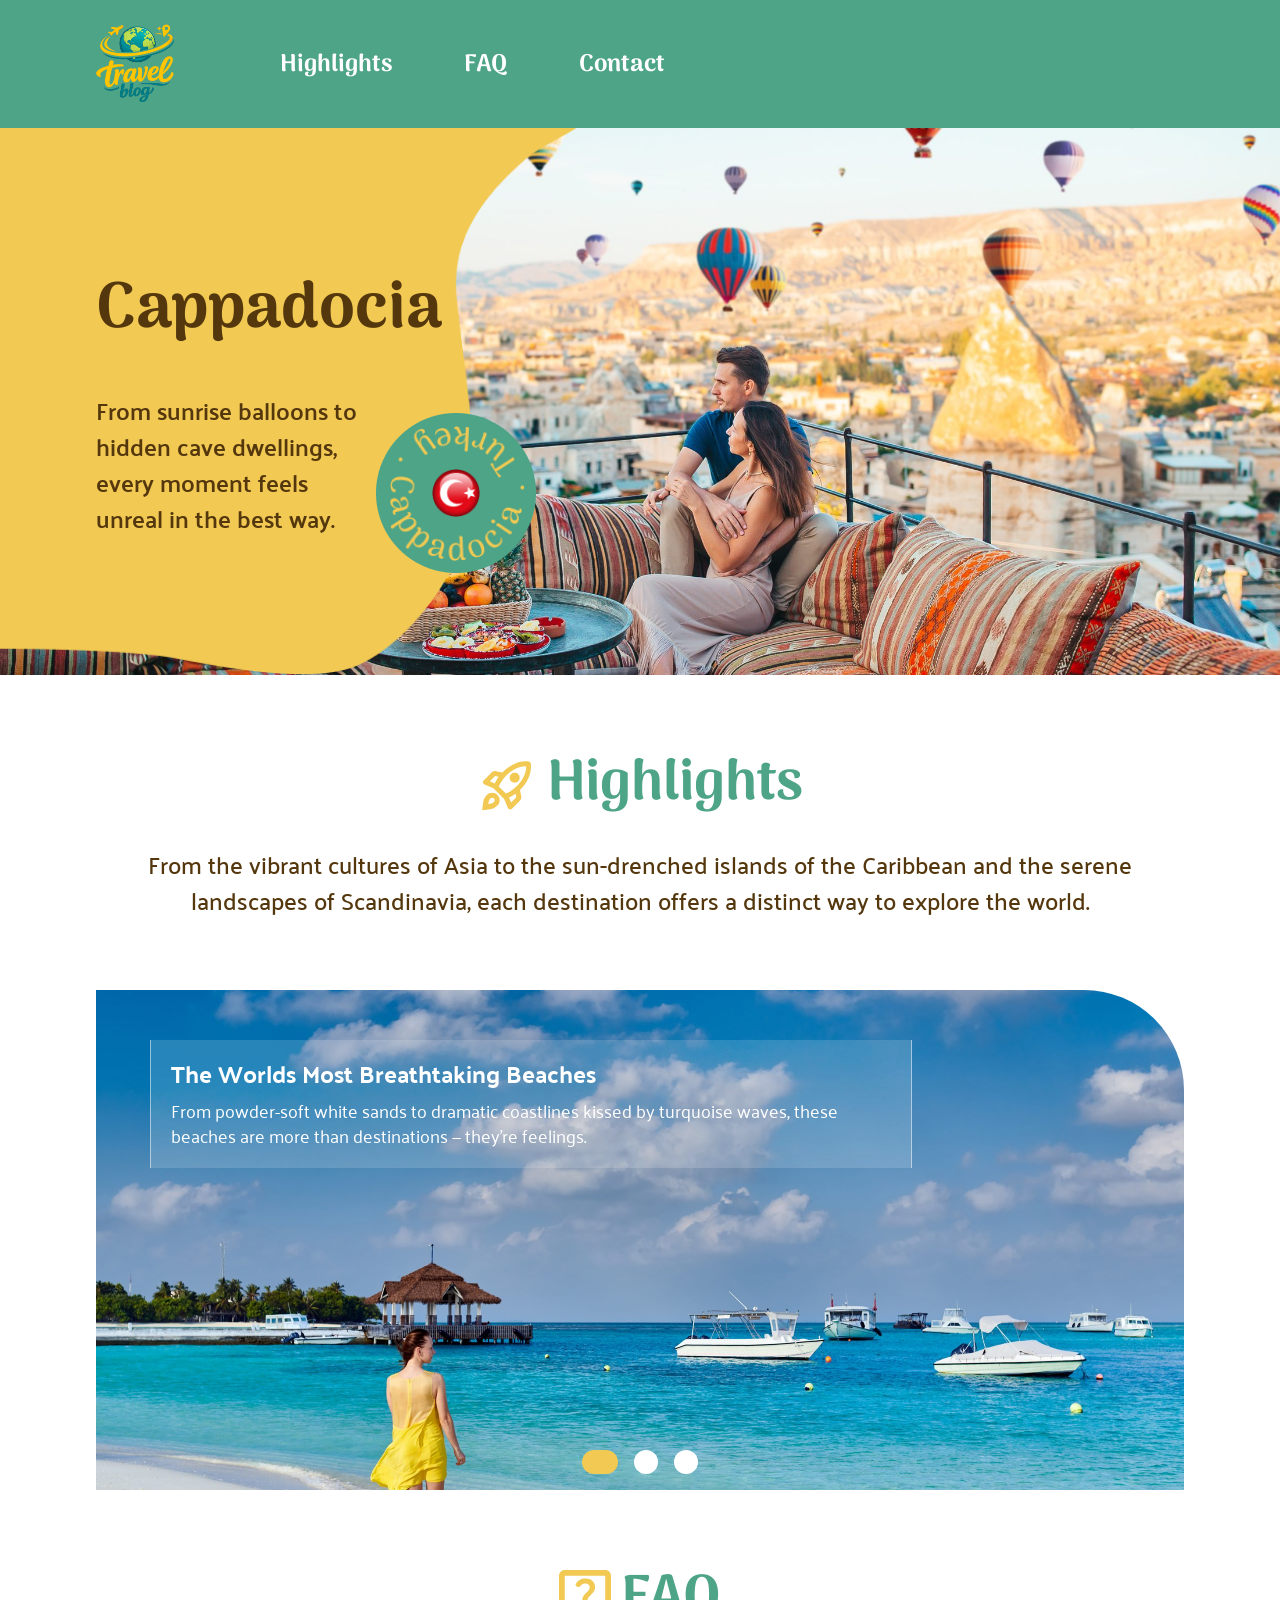
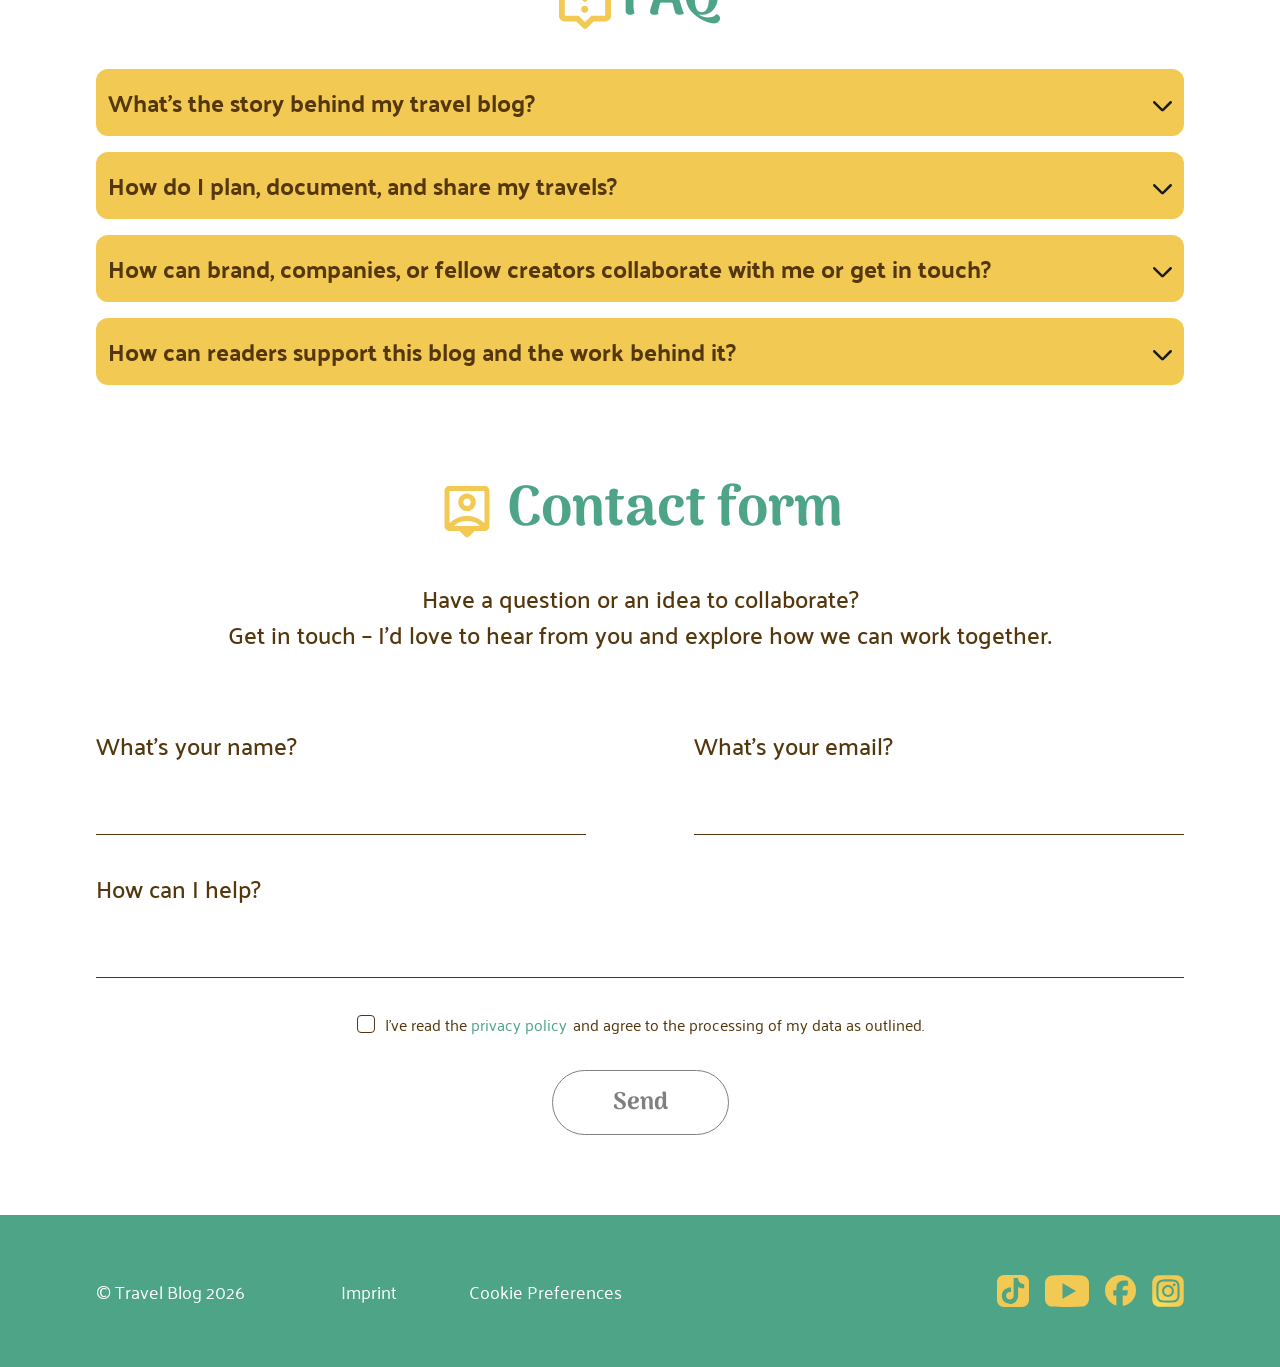
<file: index.html>
<!DOCTYPE html>
<html lang="en">

<head>
    <meta charset="UTF-8">
    <meta name="viewport" content="width=device-width, initial-scale=1.0">
    <title>Travel Blog</title>
    <link rel="icon" href="./assets/icons/favicon.png" type="image/png">
    <link rel="stylesheet" href="./styles/variables.css">
    <link rel="stylesheet" href="./styles/fonts.css">
    <link rel="stylesheet" href="./styles/reset.css">
    <link rel="stylesheet" href="./styles/style.css">
</head>

<body>
    <!--HEADER START-->
    <header>
        <nav class="desktop-nav">
            <a class="logo" href="./index.html">
                <img src="./assets/icons/header-logo.svg" alt="Travel Blog – home">
            </a>
            <ul>
                <li><a class="highlight" href="./index.html#highlights">Highlights</a></li>
                <li><a class="faq1" href="./index.html#faq">FAQ</a></li>
                <li><a class="contact" href="./index.html#contact">Contact</a></li>
            </ul>
        </nav>
    </header>
    <!--HEADER END-->

    <!--MAIN START-->
    <main>
        <section class="landing-section">
            <div class="landing-blob">
                <div class="landing-badge">
                    <img class="badge-circle" src="./assets/img/ellipse-green.png" alt="">
                    <img class="badge-text" src="./assets/img/cappadocia-turkey.png"
                        alt="Cappadocia, Turkey">
                    <img class="badge-flag" src="./assets/icons/turkey-flag.png" alt="">
                </div>
            </div>
            <div class="landing-inner">
                <div class="landing-text">
                    <h1>Cappadocia</h1>
                    <p>From sunrise balloons to hidden cave dwellings, every moment feels unreal
                        in the best way.</p>
                </div>
            </div>
        </section>
        <section class="highlights-section" id="highlights">
            <div class="highlights-headline">
                <img class="icons" src="./assets/icons/rocket-launch-yellow.svg" alt="">
                <h2>Highlights</h2>
            </div>
            <p class="section-intro">From the vibrant cultures of Asia to the sun-drenched islands of
                the Caribbean and the serene landscapes of Scandinavia, each destination offers a
                distinct way to explore the world.</p>
            <div class="slider">
                <input type="radio" name="slider" id="slide-1" checked>
                <input type="radio" name="slider" id="slide-2">
                <input type="radio" name="slider" id="slide-3">

                <div class="slider-wrapper">
                    <a class="slide" href="./pages/joel.html">
                        <img src="./assets/img/slider-maldives.jpg" alt="">
                        <div class="slide-text">
                            <h3>The Worlds Most Breathtaking Beaches</h3>
                            <p>From powder-soft white sands to dramatic coastlines kissed by turquoise waves, these
                                beaches are more than destinations — they’re feelings.</p>
                        </div>
                    </a>
                    <a class="slide" href="./pages/abed.html">
                        <img src="./assets/img/slider-beirut.jpg" alt="">
                        <div class="slide-text">
                            <h3>Beirut in 3 Days: Culture, Coast and Cuisine</h3>
                            <p>Discover Beirut, a city where historic streets, Mediterranean views
                                and modern culture come …</p>
                        </div>
                    </a>
                    <a class="slide" href="./pages/jp.html">
                        <img src="./assets/img/slider-sharm-el-sheikh.jpg" alt="">
                        <div class="slide-text">
                            <h3>Sharm el-Sheikh Beneath The Surface</h3>
                            <p>Coral gardens start a few metres from the shore, where turtles and reef
                                fish drift past in …</p>
                        </div>
                    </a>
                </div>

                <div class="slider-dots">
                    <label for="slide-1"></label>
                    <label for="slide-2"></label>
                    <label for="slide-3"></label>
                </div>
            </div>
        </section>
        <section class="faq-section" id="faq">
            <div class="faq-headline">
                <img class="icons" src="./assets/icons/live-help-yellow.svg" alt="">
                <h2>FAQ</h2>
            </div>
            <div class="faq-all">
                <details class="faq">
                    <summary>What's the story behind my travel blog?</summary>
                    <p>This blog started as a way to remember. After my first long trip I noticed the
                        details were fading faster than the photos could hold them, so I began writing
                        everything down. What was meant as a private diary slowly turned into a place
                        where other travelers come for honest, first-hand stories.</p>
                </details>
                <details class="faq">
                    <summary>How do I plan, document, and share my travels?</summary>
                    <p>Planning usually starts months ahead with a rough route, a budget, and a lot of
                        reading. On the road I take notes every evening and shoot as I go, so nothing
                        depends on memory later. The posts are written once I am back home, which keeps
                        them honest rather than rushed.</p>
                </details>
                <details class="faq">
                    <summary>How can brand, companies, or fellow creators collaborate with me or get in touch?
                    </summary>
                    <p>I work with brands, tourism boards, and fellow creators whose values match what I
                        write about here. The easiest way to reach me is the contact form below &ndash;
                        ideally with a short outline of what you have in mind and a rough timeline.
                        Every serious request gets an answer, usually within a week.</p>
                </details>
                <details class="faq">
                    <summary>How can readers support this blog and the work behind it?</summary>
                    <p>The most valuable support is free: read the posts, share the ones you liked, and
                        tell me what you would like to see next. If you want to go further, booking
                        through the links you find here costs you nothing extra and helps cover hosting
                        and travel expenses. Every message and every recommendation keeps this project
                        going.</p>
                </details>
            </div>
        </section>
        <section class="contact-section" id="contact">
            <div class="contact-headline">
                <img class="icons" src="./assets/icons/person-pin-yellow.svg"
                    alt="">
                <h2>Contact form</h2>
            </div>
            <p class="section-intro">Have a question or an idea to collaborate?<br>
                Get in touch &ndash; I'd love to hear from you and explore how we can work together.</p>
            <form class="contact-form">
                <div class="form-field">
                    <label for="contact-name">What's your name?</label>
                    <input type="text" id="contact-name" name="name">
                </div>

                <div class="form-field">
                    <label for="contact-email">What's your email?</label>
                    <input type="email" id="contact-email" name="email">
                </div>

                <div class="form-field form-field-full">
                    <label for="contact-message">How can I help?</label>
                    <input type="text" id="contact-message" name="message">
                </div>

                <div class="form-privacy">
                    <input type="checkbox" id="contact-privacy" name="privacy">
                    <label for="contact-privacy">I've read the <a href="#">privacy policy</a> and agree to
                        the processing of my data as outlined.</label>
                </div>

                <button class="send-button" type="button">Send</button>
            </form>
        </section>
    </main>
    <!--MAIN END-->

    <!--FOOTER START-->
    <footer>
        <div class="footer-inner">
            <div class="footer-legal">
                <a href="./pages/imprint.html">Imprint</a>
                <a href="./pages/cookies.html">Cookie Preferences</a>
            </div>
            <div class="footer-row">
                <div class="copyright">
                    <p>&copy; Travel Blog <time datetime="2026">2026</time></p>
                </div>
                <div class="footer-social">
                    <a href="https://www.tiktok.com" target="_blank"><img src="./assets/icons/tiktok-icon.svg"
                            alt="TikTok"></a>
                    <a class="youtube" href="https://www.youtube.com" target="_blank"><img
                            src="./assets/icons/youtube-icon.svg" alt="YouTube"></a>
                    <a href="https://www.facebook.com" target="_blank"><img src="./assets/icons/facebook-icon.svg"
                            alt="Facebook"></a>
                    <a href="https://www.instagram.com" target="_blank"><img src="./assets/icons/Instagram-icon.svg"
                            alt="Instagram"></a>
                </div>
            </div>
        </div>
    </footer>
    <!--FOOTER END-->

    <!--MOBILE NAV START-->
    <nav class="mobile-nav">
        <ul>
            <li><a href="./index.html"><img src="./assets/icons/Home-screen.svg" alt="Home"></a></li>
            <li><a href="./index.html#highlights"><img src="./assets/icons/rocket-launch-green.svg"
                        alt="Highlights"></a></li>
            <li><a href="./index.html#faq"><img src="./assets/icons/live-help-green.svg" alt="FAQ"></a></li>
            <li><a href="./index.html#contact"><img src="./assets/icons/person-pin-green.svg"
                        alt="Contact"></a></li>
        </ul>
    </nav>
    <!--MOBILE NAV END-->
</body>

</html>
</file>
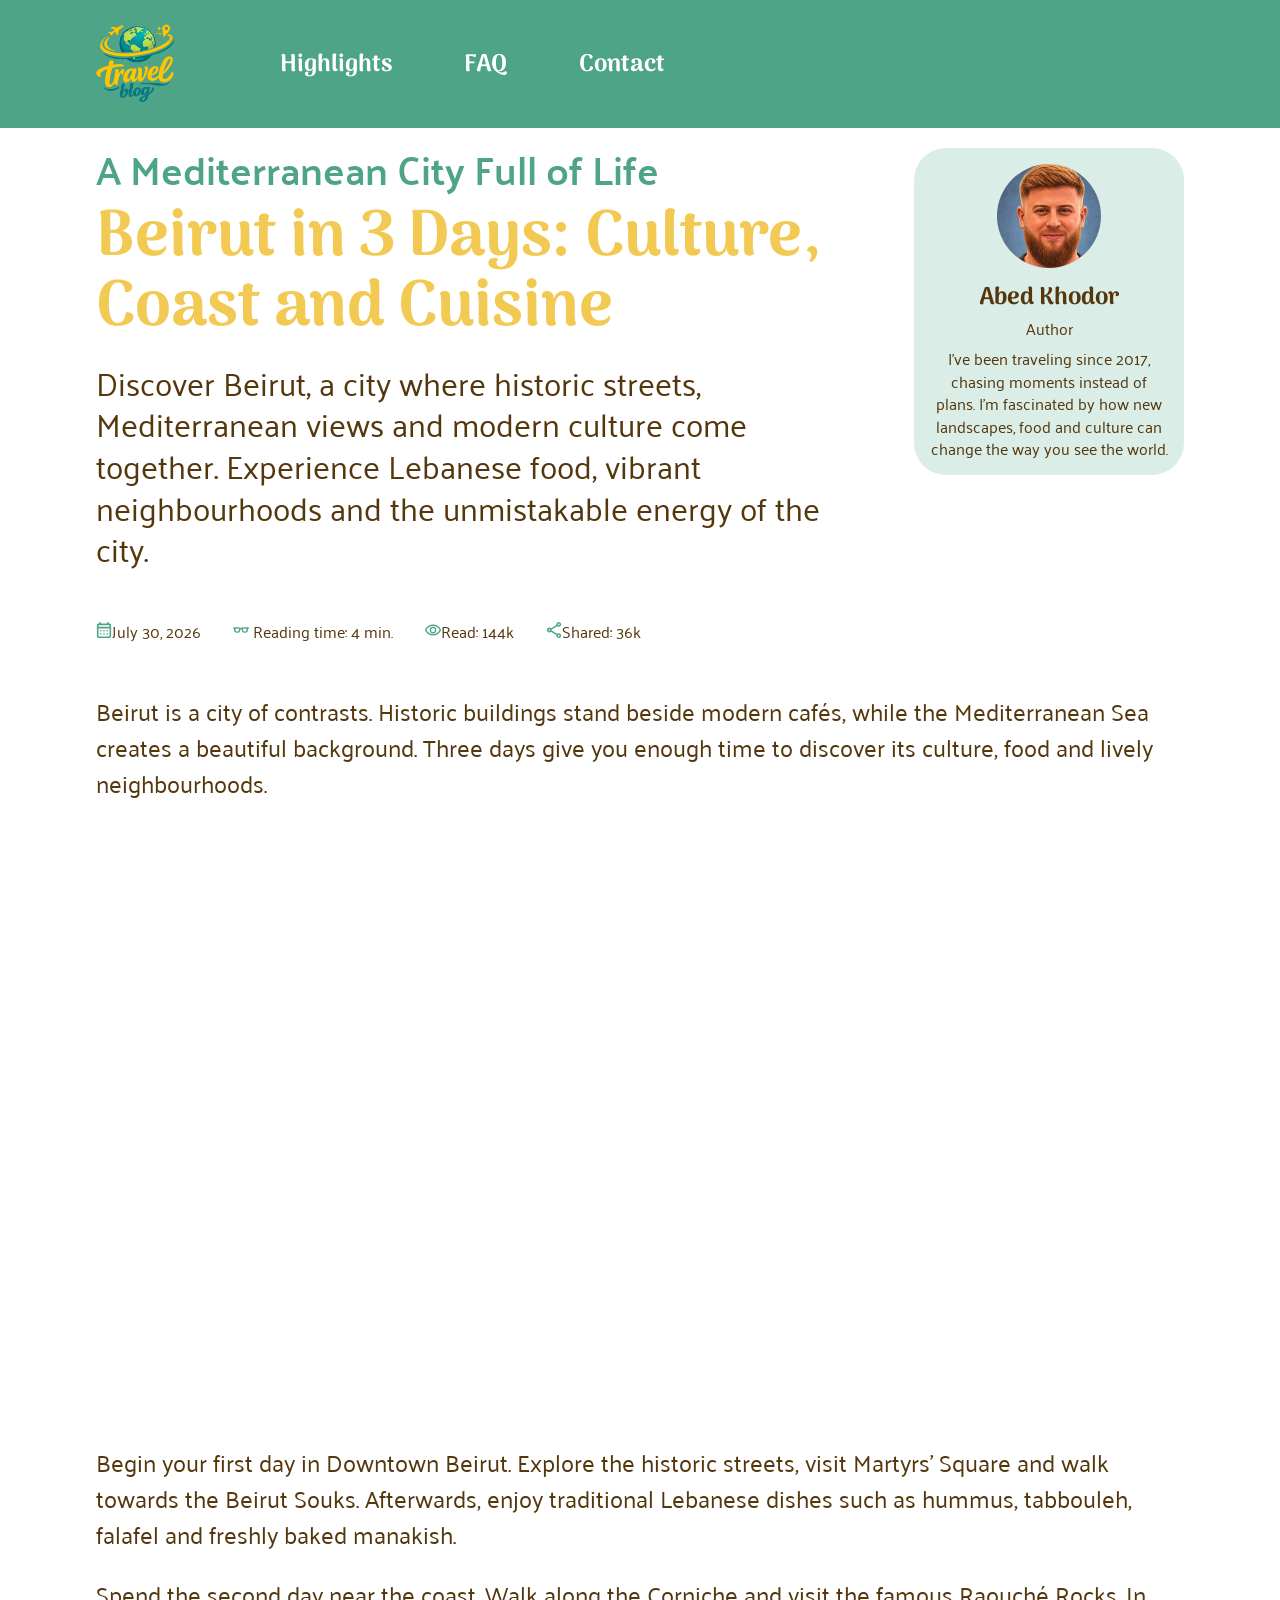
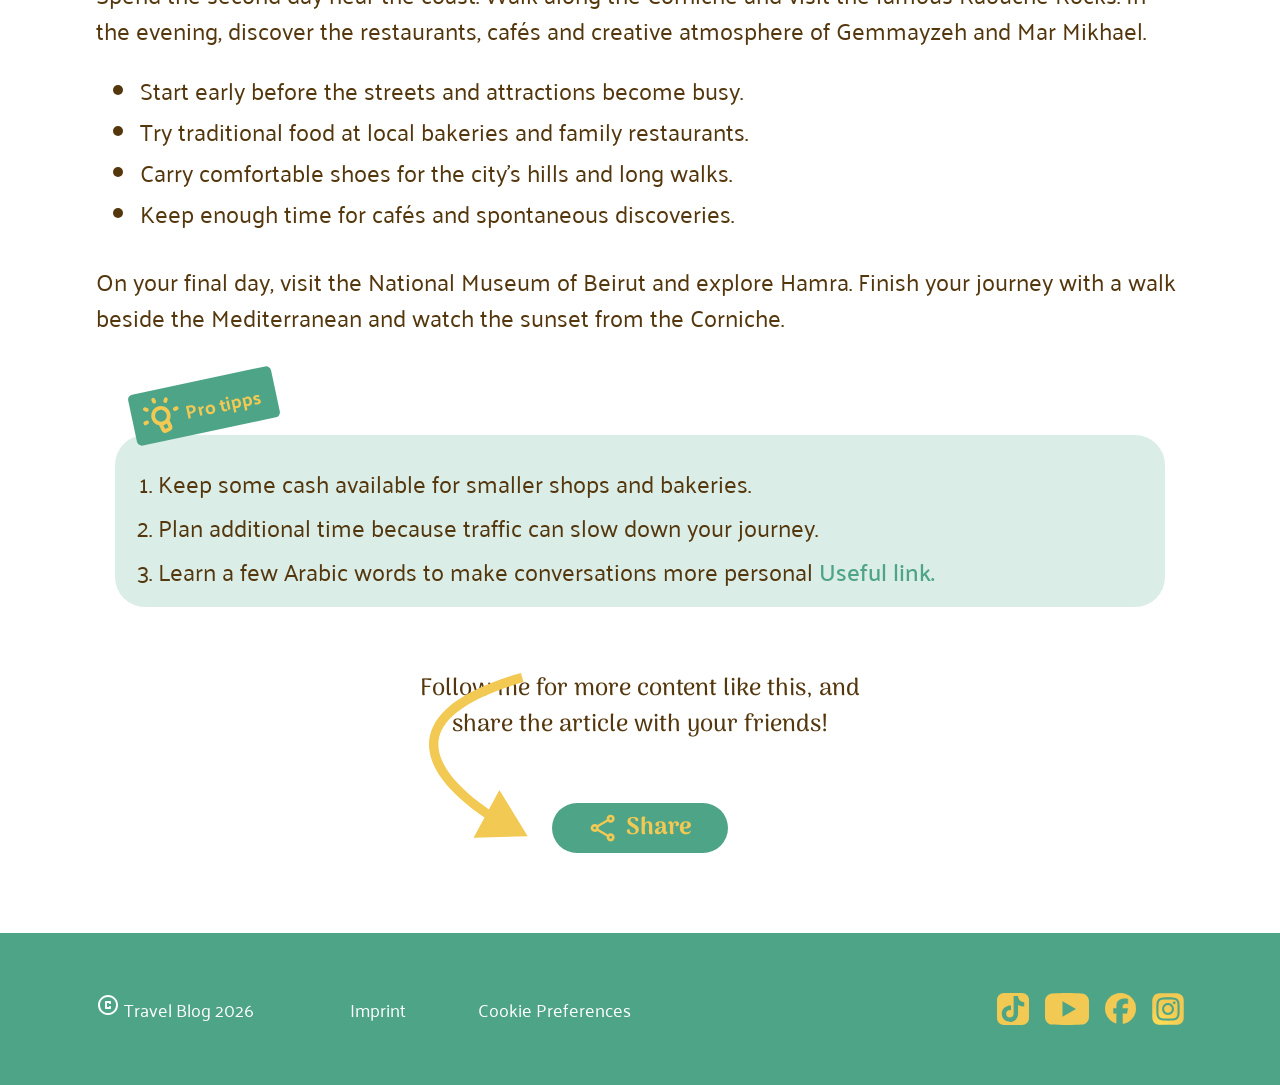
<file: abed.html>
<!DOCTYPE html>
<html lang="en">

<head>
    <meta charset="UTF-8">
    <meta name="viewport" content="width=device-width, initial-scale=1.0">
    <title>Beirut</title>
    <link rel="icon" href="./assets/icons/favicon.png" type="image/png">
    <link rel="stylesheet" href="./styles/variables.css">
    <link rel="stylesheet" href="./styles/fonts.css">
    <link rel="stylesheet" href="./styles/reset.css">
    <link rel="stylesheet" href="./styles/style.css">
</head>

<body>
    <!--HEADER START-->

    <header>
        <nav class="desktop-nav">
            <a class="logo" href="./index.html">
                <img src="./assets/icons/header-logo.svg" alt="Reiseblog führt zur Startseite">
            </a>
            <ul>
                <li><a class="highlight" href="./index.html#highlights">Highlights</a></li>
                <li><a class="faq1" href="./index.html#faq">FAQ</a></li>
                <li><a class="contact" href="./index.html#contact">Contact</a></li>
            </ul>
        </nav>
    </header>
    <!--HEADER END-->

    <main>
        <article class="article">
            <div class="article-head">
                <div class="article-head-text">
                    <p class="article-kicker">A Mediterranean City Full of Life</p>
                    <h1>Beirut in 3 Days: Culture, Coast and Cuisine</h1>

                    <p class="article-intro">
                        Discover Beirut, a city where historic streets, Mediterranean views
                        and modern culture come together. Experience Lebanese food, vibrant
                        neighbourhoods and the unmistakable energy of the city.
                    </p>

                    <div class="article-meta">
                        <span><img src="./assets/icons/calendar-icon.svg" alt="">July 30, 2026</span>
                        <span><img src="./assets/icons/eyeglasses-icon.svg" alt=""> Reading time: 4 min.</span>
                        <span><img src="./assets/icons/read-icon.svg" alt="">Read: 144k</span>
                        <span><img src="./assets/icons/share-icon-small.svg" alt="">Shared: 36k</span>
                    </div>
                </div>


                <section class="author-card">
                    <div class="author-photo">
                        <img src="./assets/img/abed-khodor.jpg" alt="Abed Khodor">
                    </div>
                    <h2 id="author-name">Abed Khodor</h2>
                    <p class="author-role">Author</p>
                    <p>
                        I’ve been traveling since 2017, chasing moments instead of plans.
                        I’m fascinated by how new landscapes, food and culture can change
                        the way you see the world.
                    </p>
                </section>
            </div>

            <p>
                Beirut is a city of contrasts. Historic buildings stand beside modern
                cafés, while the Mediterranean Sea creates a beautiful background.
                Three days give you enough time to discover its culture, food and
                lively neighbourhoods.
            </p>

            <figure class="article-video">
                <iframe width="100%" height="100%" src="https://www.youtube.com/embed/wWS6Si-C9T8"
                    title="Beirut, Lebanon 🇱🇧 in 4k HDR ULTRA HD 60 FPS Dolby Vision™ Drone Video" frameborder="0"
                    allow="accelerometer; autoplay; clipboard-write; encrypted-media; gyroscope; picture-in-picture; web-share"
                    referrerpolicy="strict-origin-when-cross-origin" allowfullscreen></iframe>
            </figure>

            <p>
                Begin your first day in Downtown Beirut. Explore the historic streets,
                visit Martyrs’ Square and walk towards the Beirut Souks. Afterwards,
                enjoy traditional Lebanese dishes such as hummus, tabbouleh, falafel
                and freshly baked manakish.
            </p>

            <p>
                Spend the second day near the coast. Walk along the Corniche and visit
                the famous Raouché Rocks. In the evening, discover the restaurants,
                cafés and creative atmosphere of Gemmayzeh and Mar Mikhael.
            </p>

            <ul class="article-list">
                <li>Start early before the streets and attractions become busy.</li>
                <li>Try traditional food at local bakeries and family restaurants.</li>
                <li>Carry comfortable shoes for the city’s hills and long walks.</li>
                <li>Keep enough time for cafés and spontaneous discoveries.</li>
            </ul>

            <p>
                On your final day, visit the National Museum of Beirut and explore
                Hamra. Finish your journey with a walk beside the Mediterranean and
                watch the sunset from the Corniche.
            </p>

            <aside class="pro-tipps">
                <div class="pro-tipps-title">
                    <img src="./assets/icons/pro-tipps-icon.svg" alt="">
                    <h3>Pro tipps</h3>
                </div>

                <ol>
                    <li>Keep some cash available for smaller shops and bakeries.</li>
                    <li>Plan additional time because traffic can slow down your journey.</li>
                    <li>Learn a few Arabic words to make conversations more personal <a href="https://duolingo.com"
                            target="_blank">Useful link.</a></li>
                </ol>
            </aside>

            <section class="share-section">
                <p>Follow me for more content like this, and<br>
                    share the article with your friends!</p>
                <img class="share-arrow" src="./assets/icons/arrow-mobile.svg" alt="">
                <input type="checkbox" id="share-open">
                <div class="share-action">
                    <label class="share-button" for="share-open">
                        <img class="share-icon-in" src="./assets/icons/share-icon.svg" alt="">Share
                    </label>
                    <div class="share-extra">
                        <img class="share-icon-out" src="./assets/icons/share-icon-small.svg" alt="">
                        <div class="share-links">
                            <a href="https://www.linkedin.com" target="_blank">LinkedIn</a>
                            <a href="https://www.whatsapp.com" target="_blank">WhatsApp</a>
                        </div>
                    </div>
                </div>
            </section>
        </article>
    </main>



    <!--FOOTER START-->
    <footer>
        <div class="footer-inner">
            <div class="footer-legal">
                <a href="">Imprint</a>
                <a href="">Cookie Preferences</a>
            </div>
            <div class="footer-row">
                <div class="copyright">
                    <img src="./assets/icons/copyright-icon.svg" alt="Ein Copyright Logo">
                    <p>Travel Blog 2026</p>
                </div>
                <div class="footer-social">
                    <a href="https://www.tiktok.com" target="_blank"><img src="./assets/icons/tiktok-icon.svg"
                            alt="TikTok Logo"></a>
                    <a class="youtube" href="https://www.youtube.com" target="_blank"><img
                            src="./assets/icons/youtube-icon.svg" alt="YouTube Logo"></a>
                    <a href="https://www.facebook.com" target="_blank"><img src="./assets/icons/facebook-icon.svg"
                            alt="Facebook Logo"></a>
                    <a href="https://www.instagram.com" target="_blank"><img src="./assets/icons/Instagram-icon.svg"
                            alt="Instagram Logo"></a>
                </div>
            </div>
        </div>
    </footer>
    <!--FOOTER END-->

    <!--MOBILE NAV START-->
    <nav class="mobile-nav">
        <ul>
            <li><a href="./index.html"><img src="./assets/icons/Home-screen.svg" alt="zurück zu Home"></a></li>
            <li><a href="./index.html#highlights"><img src="./assets/icons/rocket-launch-green.svg"
                        alt="zurück zu Highlights"></a></li>
            <li><a href="./index.html#faq"><img src="./assets/icons/live-help-green.svg" alt="zurück zu FAQ"></a>
            </li>
            <li><a href="./index.html#contact"><img src="./assets/icons/person-pin-green.svg"
                        alt="zurück zu Contact form"></a></li>
        </ul>
    </nav>
    <!--MOBILE NAV END-->

</body>

</html>
</file>
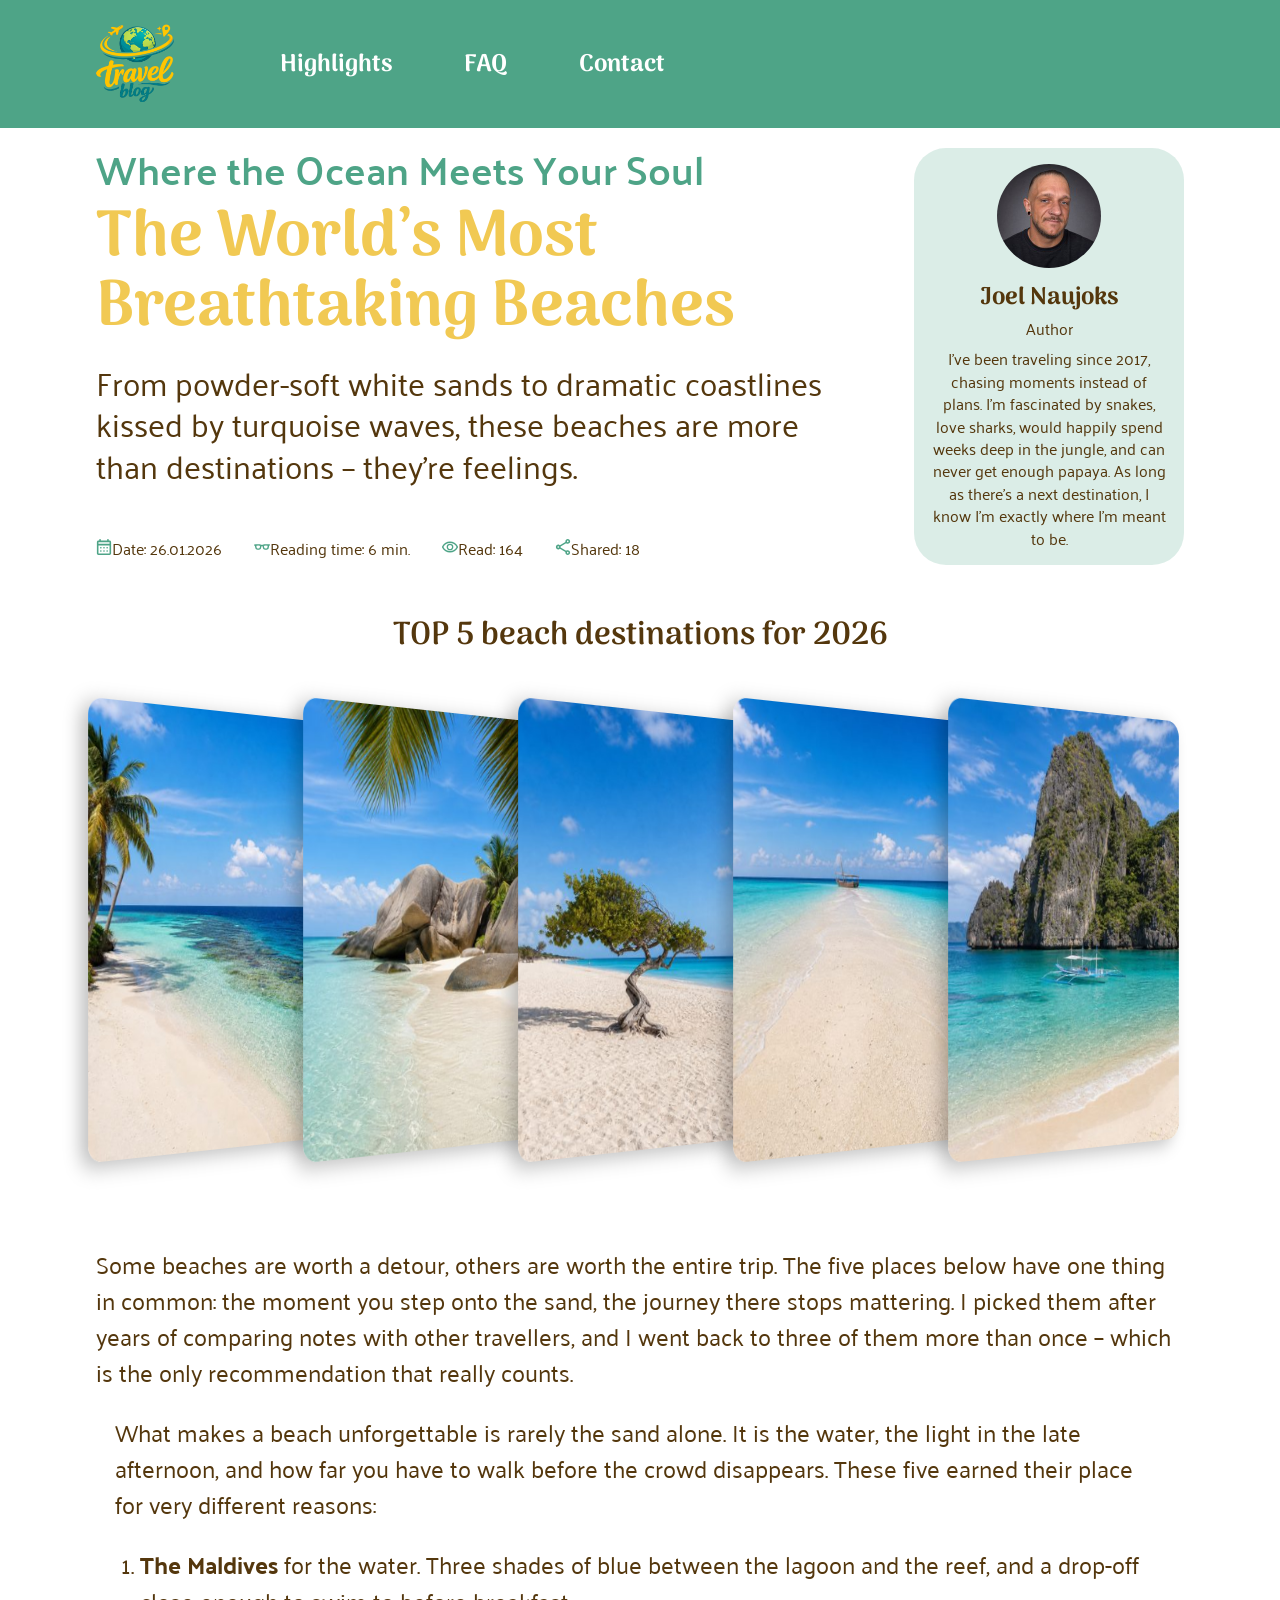
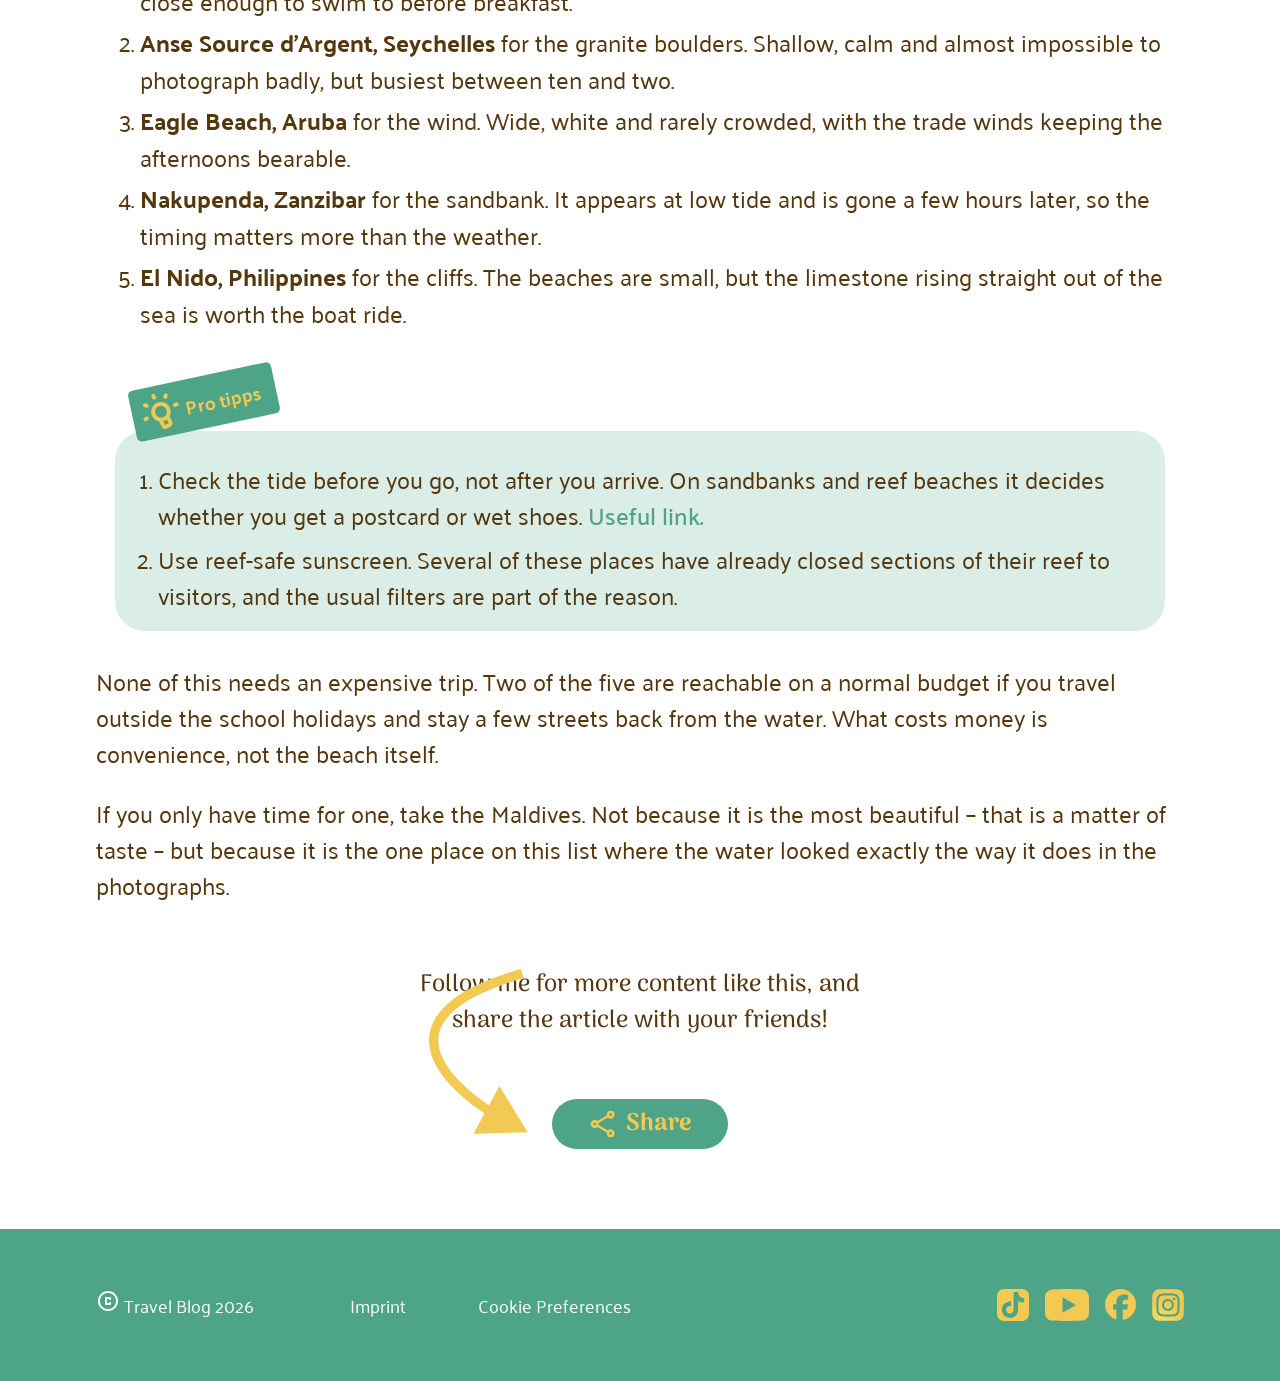
<file: joel.html>
<!DOCTYPE html>
<html lang="en">

<head>
    <meta charset="UTF-8">
    <meta name="viewport" content="width=device-width, initial-scale=1.0">
    <title>Most Breathtaking Beaches</title>
    <link rel="icon" href="./assets/icons/favicon.png" type="image/png">
    <link rel="stylesheet" href="./styles/variables.css">
    <link rel="stylesheet" href="./styles/fonts.css">
    <link rel="stylesheet" href="./styles/reset.css">
    <link rel="stylesheet" href="./styles/style.css">
</head>

<body>
    <!--HEADER START-->
    <header>
        <nav class="desktop-nav">
            <a class="logo" href="./index.html">
                <img src="./assets/icons/header-logo.svg" alt="Reiseblog führt zur Startseite">
            </a>
            <ul>
                <li><a class="highlight" href="./index.html#highlights">Highlights</a></li>
                <li><a class="faq1" href="./index.html#faq">FAQ</a></li>
                <li><a class="contact" href="./index.html#contact">Contact</a></li>
            </ul>
        </nav>
    </header>
    <!--HEADER END-->

    <!--MAIN START-->
    <main>
        <article class="article">
            <div class="article-head">
                <div class="article-head-text">
                    <p class="article-kicker">Where the Ocean Meets Your Soul</p>
                    <h1>The World&rsquo;s Most Breathtaking Beaches</h1>

                    <p class="article-intro">
                        From powder-soft white sands to dramatic coastlines kissed by turquoise
                        waves, these beaches are more than destinations &ndash; they&rsquo;re feelings.
                    </p>

                    <div class="article-meta">
                        <span><img src="./assets/icons/calendar-icon.svg" alt="">Date: 26.01.2026</span>
                        <span><img src="./assets/icons/eyeglasses-icon.svg" alt="">Reading time: 6 min.</span>
                        <span><img src="./assets/icons/read-icon.svg" alt="">Read: 164</span>
                        <span><img src="./assets/icons/share-icon-small.svg" alt="">Shared: 18</span>
                    </div>
                </div>

                <section class="author-card">
                    <div class="author-photo">
                        <img src="./assets/img/joel-naujoks.jpg" alt="Joel Naujoks">
                    </div>
                    <h2>Joel Naujoks</h2>
                    <p class="author-role">Author</p>
                    <p>
                        I&rsquo;ve been traveling since 2017, chasing moments instead of plans.
                        I&rsquo;m fascinated by snakes, love sharks, would happily spend weeks
                        deep in the jungle, and can never get enough papaya. As long as
                        there&rsquo;s a next destination, I know I&rsquo;m exactly where I&rsquo;m meant to be.
                    </p>
                </section>
            </div>

            <h2 class="top5-headline">TOP 5 beach destinations for 2026</h2>

            <section class="top5-slider">
                <input type="radio" name="top5" id="top5-1" checked>
                <input type="radio" name="top5" id="top5-2">
                <input type="radio" name="top5" id="top5-3">
                <input type="radio" name="top5" id="top5-4">
                <input type="radio" name="top5" id="top5-5">

                <div class="top5-track">
                    <div class="top5-card">
                        <img src="./assets/img/beach-maldives.jpg" alt="Lagune auf den Malediven">
                    </div>
                    <div class="top5-card">
                        <img src="./assets/img/beach-seychelles.jpg" alt="Anse Source d'Argent auf den Seychellen">
                    </div>
                    <div class="top5-card">
                        <img src="./assets/img/beach-aruba.jpg" alt="Eagle Beach auf Aruba">
                    </div>
                    <div class="top5-card">
                        <img src="./assets/img/beach-zanzibar.jpg" alt="Sandbank Nakupenda vor Sansibar">
                    </div>
                    <div class="top5-card">
                        <img src="./assets/img/beach-el-nido.jpg" alt="Kalksteinfelsen bei El Nido">
                    </div>
                </div>

                <div class="top5-dots">
                    <label for="top5-1"></label>
                    <label for="top5-2"></label>
                    <label for="top5-3"></label>
                    <label for="top5-4"></label>
                    <label for="top5-5"></label>
                </div>
            </section>

            <p>
                Some beaches are worth a detour, others are worth the entire trip. The five
                places below have one thing in common: the moment you step onto the sand, the
                journey there stops mattering. I picked them after years of comparing notes
                with other travellers, and I went back to three of them more than once &ndash;
                which is the only recommendation that really counts.
            </p>

            <p class="article-list-intro">
                What makes a beach unforgettable is rarely the sand alone. It is the water, the
                light in the late afternoon, and how far you have to walk before the crowd
                disappears. These five earned their place for very different reasons:
            </p>

            <ol class="article-list">
                <li><strong>The Maldives</strong> for the water. Three shades of blue between
                    the lagoon and the reef, and a drop-off close enough to swim to before
                    breakfast.</li>
                <li><strong>Anse Source d&rsquo;Argent, Seychelles</strong> for the granite
                    boulders. Shallow, calm and almost impossible to photograph badly, but
                    busiest between ten and two.</li>
                <li><strong>Eagle Beach, Aruba</strong> for the wind. Wide, white and rarely
                    crowded, with the trade winds keeping the afternoons bearable.</li>
                <li><strong>Nakupenda, Zanzibar</strong> for the sandbank. It appears at low
                    tide and is gone a few hours later, so the timing matters more than the
                    weather.</li>
                <li><strong>El Nido, Philippines</strong> for the cliffs. The beaches are small,
                    but the limestone rising straight out of the sea is worth the boat ride.</li>
            </ol>

            <aside class="pro-tipps">
                <div class="pro-tipps-title">
                    <img src="./assets/icons/pro-tipps-icon.svg" alt="">
                    <h3>Pro tipps</h3>
                </div>

                <ol>
                    <li>Check the tide before you go, not after you arrive. On sandbanks and
                        reef beaches it decides whether you get a postcard or wet shoes.
                        <a href="#">Useful link.</a>
                    </li>
                    <li>Use reef-safe sunscreen. Several of these places have already closed
                        sections of their reef to visitors, and the usual filters are part of
                        the reason.</li>
                </ol>
            </aside>

            <p>
                None of this needs an expensive trip. Two of the five are reachable on a normal
                budget if you travel outside the school holidays and stay a few streets back
                from the water. What costs money is convenience, not the beach itself.
            </p>

            <p>
                If you only have time for one, take the Maldives. Not because it is the most
                beautiful &ndash; that is a matter of taste &ndash; but because it is the one
                place on this list where the water looked exactly the way it does in the
                photographs.
            </p>

            <section class="share-section">
                <p>Follow me for more content like this, and<br>
                    share the article with your friends!</p>
                <img class="share-arrow" src="./assets/icons/arrow-mobile.svg" alt="">
                <input type="checkbox" id="share-open">
                <div class="share-action">
                    <label class="share-button" for="share-open">
                        <img class="share-icon-in" src="./assets/icons/share-icon.svg" alt="">Share
                    </label>
                    <div class="share-extra">
                        <img class="share-icon-out" src="./assets/icons/share-icon-small.svg" alt="">
                        <div class="share-links">
                            <a href="https://www.linkedin.com" target="_blank">LinkedIn</a>
                            <a href="https://www.whatsapp.com" target="_blank">WhatsApp</a>
                        </div>
                    </div>
                </div>
            </section>
        </article>
    </main>
    <!--MAIN END-->

    <!--FOOTER START-->
    <footer>
        <div class="footer-inner">
            <div class="footer-legal">
                <a href="">Imprint</a>
                <a href="">Cookie Preferences</a>
            </div>
            <div class="footer-row">
                <div class="copyright">
                    <img src="./assets/icons/copyright-icon.svg" alt="Ein Copyright Logo">
                    <p>Travel Blog 2026</p>
                </div>
                <div class="footer-social">
                    <a href="https://www.tiktok.com" target="_blank"><img src="./assets/icons/tiktok-icon.svg"
                            alt="TikTok Logo"></a>
                    <a class="youtube" href="https://www.youtube.com" target="_blank"><img
                            src="./assets/icons/youtube-icon.svg" alt="YouTube Logo"></a>
                    <a href="https://www.facebook.com" target="_blank"><img src="./assets/icons/facebook-icon.svg"
                            alt="Facebook Logo"></a>
                    <a href="https://www.instagram.com" target="_blank"><img src="./assets/icons/Instagram-icon.svg"
                            alt="Instagram Logo"></a>
                </div>
            </div>
        </div>
    </footer>
    <!--FOOTER END-->

    <!--MOBILE NAV START-->
    <nav class="mobile-nav">
        <ul>
            <li><a href="./index.html"><img src="./assets/icons/Home-screen.svg" alt="zurück zu Home"></a></li>
            <li><a href="./index.html#highlights"><img src="./assets/icons/rocket-launch-green.svg"
                        alt="zurück zu Highlights"></a></li>
            <li><a href="./index.html#faq"><img src="./assets/icons/live-help-green.svg" alt="zurück zu FAQ"></a></li>
            <li><a href="./index.html#contact"><img src="./assets/icons/person-pin-green.svg"
                        alt="zurück zu Contact form"></a></li>
        </ul>
    </nav>
    <!--MOBILE NAV END-->
</body>

</html>
</file>
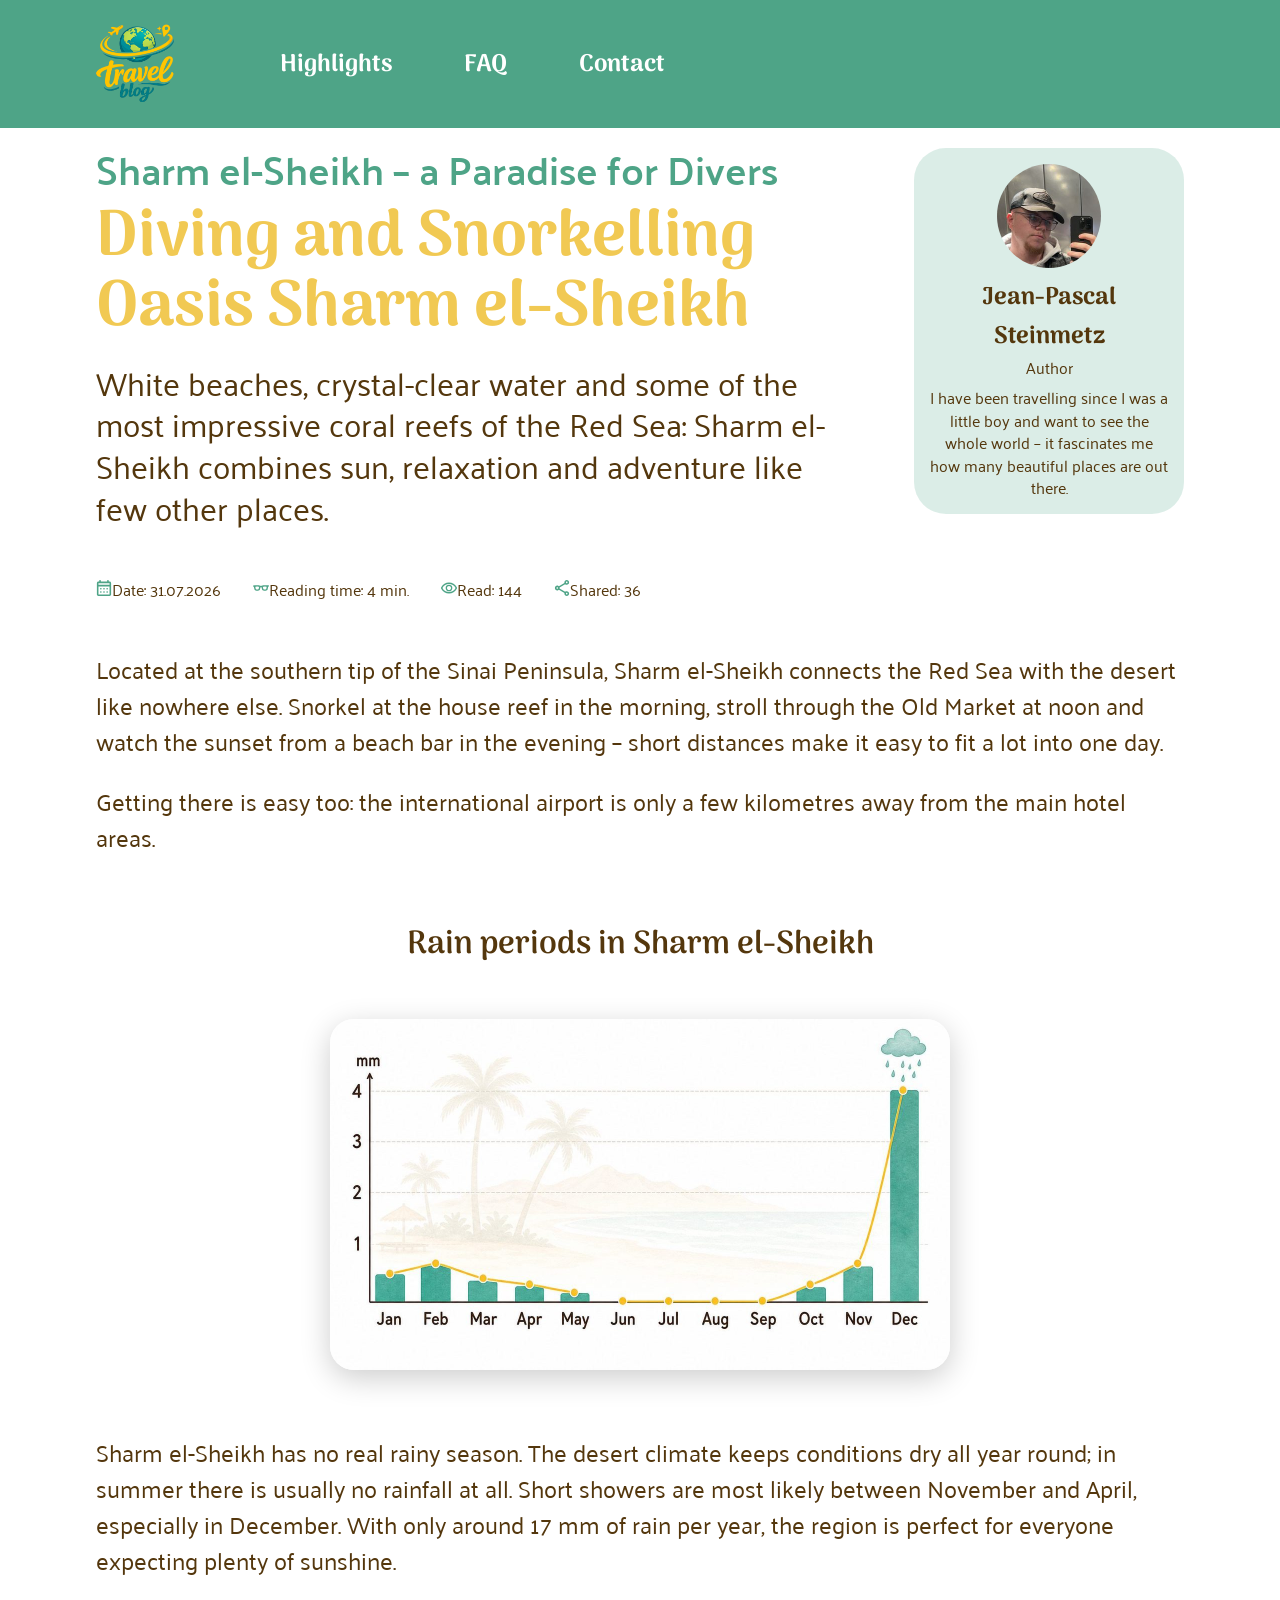
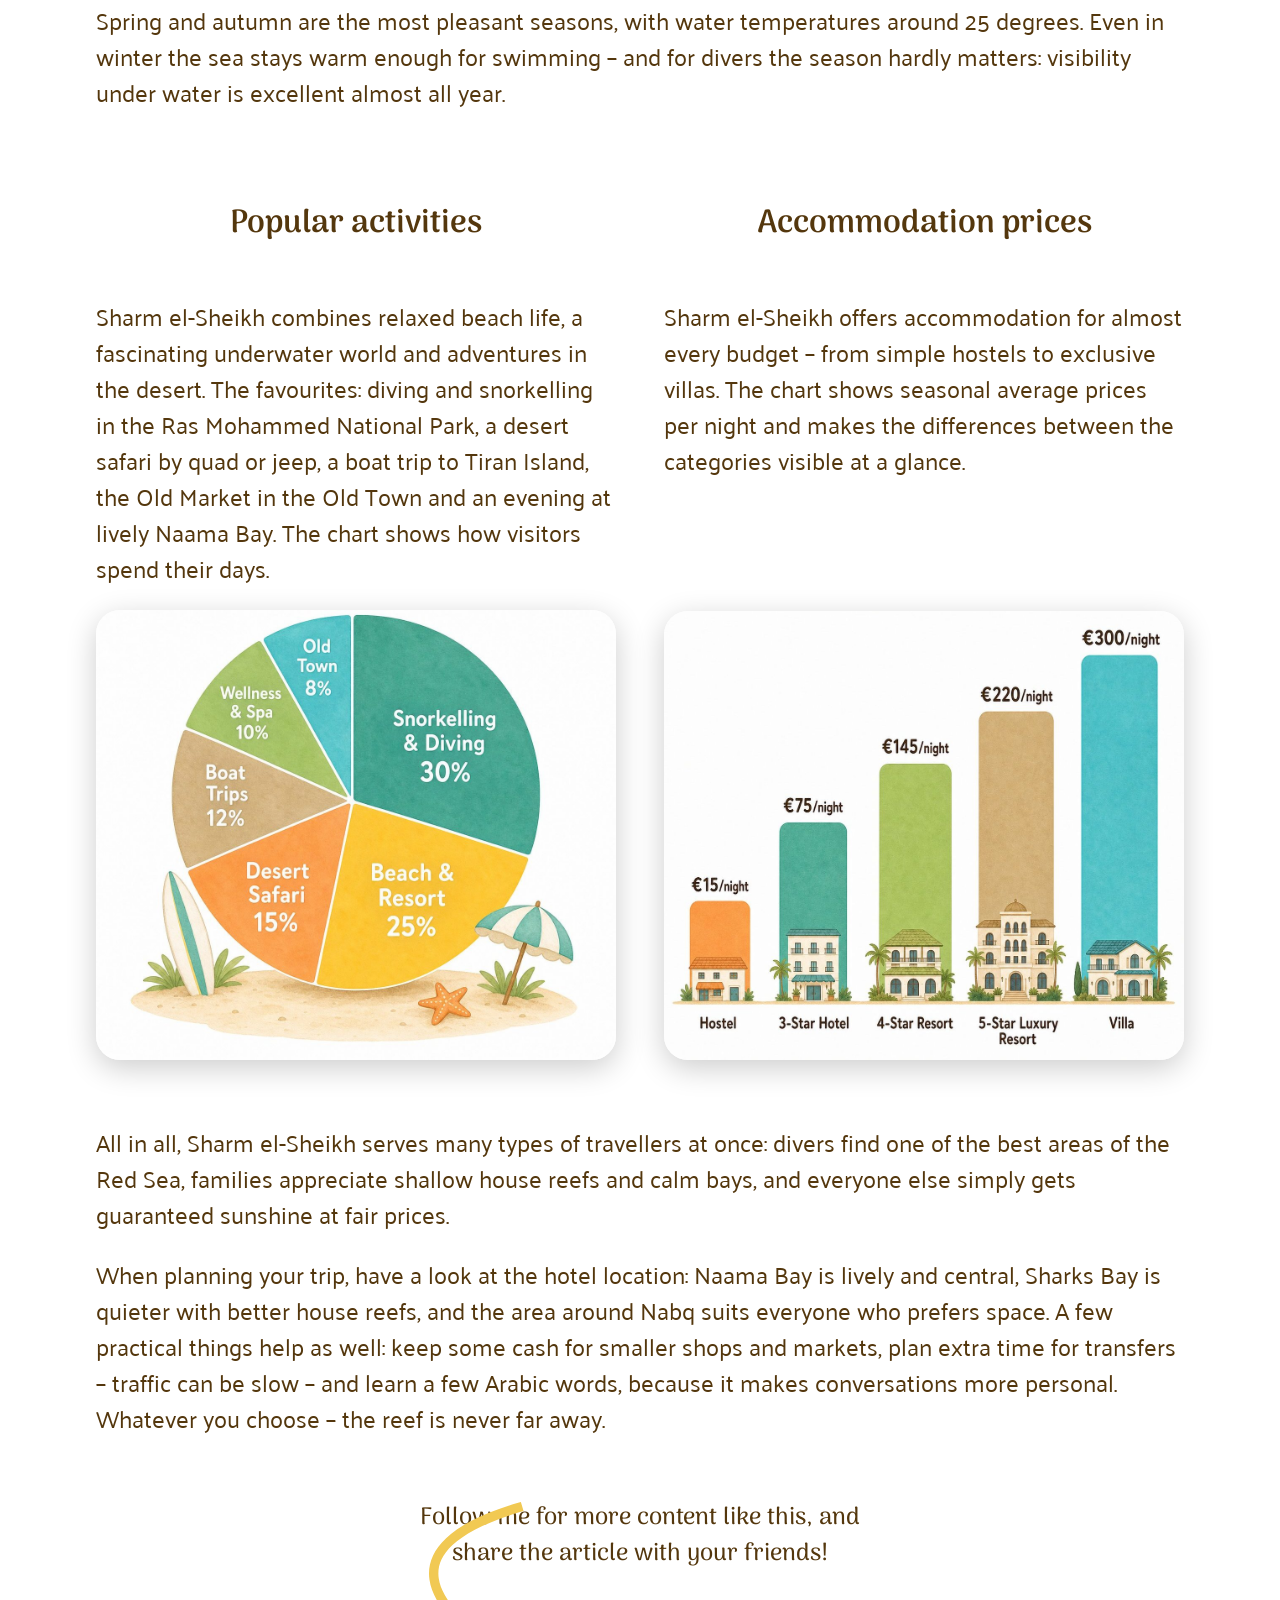
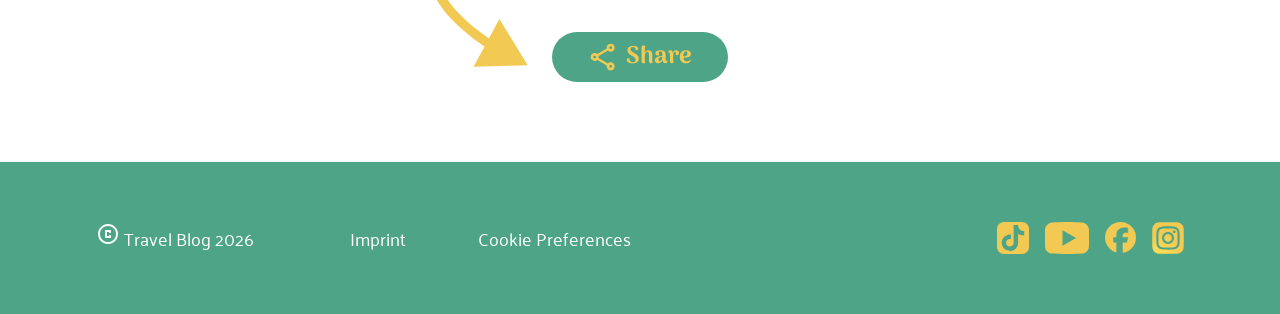
<file: jp.html>
<!DOCTYPE html>
<html lang="en">

<head>
    <meta charset="UTF-8">
    <meta name="viewport" content="width=device-width, initial-scale=1.0">
    <title>Sharm el-Sheikh</title>
    <link rel="icon" href="./assets/icons/favicon.png" type="image/png">
    <link rel="stylesheet" href="./styles/variables.css">
    <link rel="stylesheet" href="./styles/fonts.css">
    <link rel="stylesheet" href="./styles/reset.css">
    <link rel="stylesheet" href="./styles/style.css">
</head>

<body>
    <!--HEADER START-->
    <header>
        <nav class="desktop-nav">
            <a class="logo" href="./index.html">
                <img src="./assets/icons/header-logo.svg" alt="Travel Blog leads to the home page">
            </a>
            <ul>
                <li><a class="highlight" href="./index.html#highlights">Highlights</a></li>
                <li><a class="faq1" href="./index.html#faq">FAQ</a></li>
                <li><a class="contact" href="./index.html#contact">Contact</a></li>
            </ul>
        </nav>
    </header>
    <!--HEADER END-->

    <!--MAIN START-->
    <main>
        <article class="article">
            <div class="article-head">
                <div class="article-head-text">
                    <p class="article-kicker">Sharm el-Sheikh &ndash; a Paradise for Divers</p>
                    <h1>Diving and Snorkelling Oasis Sharm el-Sheikh</h1>

                    <p class="article-intro">
                        White beaches, crystal-clear water and some of the most impressive coral reefs
                        of the Red Sea: Sharm el-Sheikh combines sun, relaxation and adventure like few
                        other places.
                    </p>

                    <div class="article-meta">
                        <span><img src="./assets/icons/calendar-icon.svg" alt="">Date: 31.07.2026</span>
                        <span><img src="./assets/icons/eyeglasses-icon.svg" alt="">Reading time: 4 min.</span>
                        <span><img src="./assets/icons/read-icon.svg" alt="">Read: 144</span>
                        <span><img src="./assets/icons/share-icon-small.svg" alt="">Shared: 36</span>
                    </div>
                </div>

                <section class="author-card">
                    <div class="author-photo">
                        <img src="./assets/img/jean-pascal-steinmetz.jpg" alt="Jean-Pascal Steinmetz">
                    </div>
                    <h2>Jean-Pascal Steinmetz</h2>
                    <p class="author-role">Author</p>
                    <p>
                        I have been travelling since I was a little boy and want to see the whole
                        world &ndash; it fascinates me how many beautiful places are out there.
                    </p>
                </section>
            </div>

            <p>
                Located at the southern tip of the Sinai Peninsula, Sharm el-Sheikh connects the Red
                Sea with the desert like nowhere else. Snorkel at the house reef in the morning,
                stroll through the Old Market at noon and watch the sunset from a beach bar in the
                evening &ndash; short distances make it easy to fit a lot into one day.
            </p>

            <p>
                Getting there is easy too: the international airport is only a few kilometres away
                from the main hotel areas.
            </p>

            <h2 class="section-headline">Rain periods in Sharm el-Sheikh</h2>

            <div class="chart-card">
                <img src="./assets/img/chart-rain-periods.jpg" alt="Chart of rain periods in Sharm el-Sheikh">
            </div>

            <p>
                Sharm el-Sheikh has no real rainy season. The desert climate keeps conditions dry all
                year round; in summer there is usually no rainfall at all. Short showers are most
                likely between November and April, especially in December. With only around 17 mm of
                rain per year, the region is perfect for everyone expecting plenty of sunshine.
            </p>

            <p>
                Spring and autumn are the most pleasant seasons, with water temperatures around 25
                degrees. Even in winter the sea stays warm enough for swimming &ndash; and for divers
                the season hardly matters: visibility under water is excellent almost all year.
            </p>

            <div class="article-columns">
                <div class="article-column">
                    <h2 class="section-headline">Popular activities</h2>

                    <p>
                        Sharm el-Sheikh combines relaxed beach life, a fascinating underwater world
                        and adventures in the desert. The favourites: diving and snorkelling in the
                        Ras Mohammed National Park, a desert safari by quad or jeep, a boat trip to
                        Tiran Island, the Old Market in the Old Town and an evening at lively Naama
                        Bay. The chart shows how visitors spend their days.
                    </p>

                    <div class="chart-card">
                        <img src="./assets/img/chart-activities.jpg"
                            alt="Pie chart of popular activities in Sharm el-Sheikh">
                    </div>
                </div>

                <div class="article-column">
                    <h2 class="section-headline">Accommodation prices</h2>

                    <p>
                        Sharm el-Sheikh offers accommodation for almost every budget &ndash; from
                        simple hostels to exclusive villas. The chart shows seasonal average prices
                        per night and makes the differences between the categories visible at a
                        glance.
                    </p>

                    <div class="chart-card">
                        <img src="./assets/img/chart-accommodation.jpg"
                            alt="Chart of accommodation prices in Sharm el-Sheikh">
                    </div>
                </div>
            </div>

            <p>
                All in all, Sharm el-Sheikh serves many types of travellers at once: divers find one
                of the best areas of the Red Sea, families appreciate shallow house reefs and calm
                bays, and everyone else simply gets guaranteed sunshine at fair prices.
            </p>

            <p>
                When planning your trip, have a look at the hotel location: Naama Bay is lively and
                central, Sharks Bay is quieter with better house reefs, and the area around Nabq
                suits everyone who prefers space. A few practical things help as well: keep some
                cash for smaller shops and markets, plan extra time for transfers &ndash; traffic
                can be slow &ndash; and learn a few Arabic words, because it makes conversations
                more personal. Whatever you choose &ndash; the reef is never far away.
            </p>

            <section class="share-section">
                <p>Follow me for more content like this, and<br>
                    share the article with your friends!</p>
                <img class="share-arrow" src="./assets/icons/arrow-mobile.svg" alt="">
                <input type="checkbox" id="share-open">
                <div class="share-action">
                    <label class="share-button" for="share-open">
                        <img class="share-icon-in" src="./assets/icons/share-icon.svg" alt="">Share
                    </label>
                    <div class="share-extra">
                        <img class="share-icon-out" src="./assets/icons/share-icon-small.svg" alt="">
                        <div class="share-links">
                            <a href="https://www.linkedin.com" target="_blank">LinkedIn</a>
                            <a href="https://www.whatsapp.com" target="_blank">WhatsApp</a>
                        </div>
                    </div>
                </div>
            </section>
        </article>
    </main>
    <!--MAIN END-->

    <!--FOOTER START-->
    <footer>
        <div class="footer-inner">
            <div class="footer-legal">
                <a href="">Imprint</a>
                <a href="">Cookie Preferences</a>
            </div>
            <div class="footer-row">
                <div class="copyright">
                    <img src="./assets/icons/copyright-icon.svg" alt="A copyright logo">
                    <p>Travel Blog 2026</p>
                </div>
                <div class="footer-social">
                    <a href="https://www.tiktok.com" target="_blank"><img src="./assets/icons/tiktok-icon.svg"
                            alt="TikTok logo"></a>
                    <a class="youtube" href="https://www.youtube.com" target="_blank"><img
                            src="./assets/icons/youtube-icon.svg" alt="YouTube logo"></a>
                    <a href="https://www.facebook.com" target="_blank"><img src="./assets/icons/facebook-icon.svg"
                            alt="Facebook logo"></a>
                    <a href="https://www.instagram.com" target="_blank"><img src="./assets/icons/Instagram-icon.svg"
                            alt="Instagram logo"></a>
                </div>
            </div>
        </div>
    </footer>
    <!--FOOTER END-->

    <!--MOBILE NAV START-->
    <nav class="mobile-nav">
        <ul>
            <li><a href="./index.html"><img src="./assets/icons/Home-screen.svg" alt="back to home"></a></li>
            <li><a href="./index.html#highlights"><img src="./assets/icons/rocket-launch-green.svg"
                        alt="back to highlights"></a></li>
            <li><a href="./index.html#faq"><img src="./assets/icons/live-help-green.svg" alt="back to FAQ"></a></li>
            <li><a href="./index.html#contact"><img src="./assets/icons/person-pin-green.svg"
                        alt="back to contact form"></a></li>
        </ul>
    </nav>
    <!--MOBILE NAV END-->
</body>

</html>
</file>
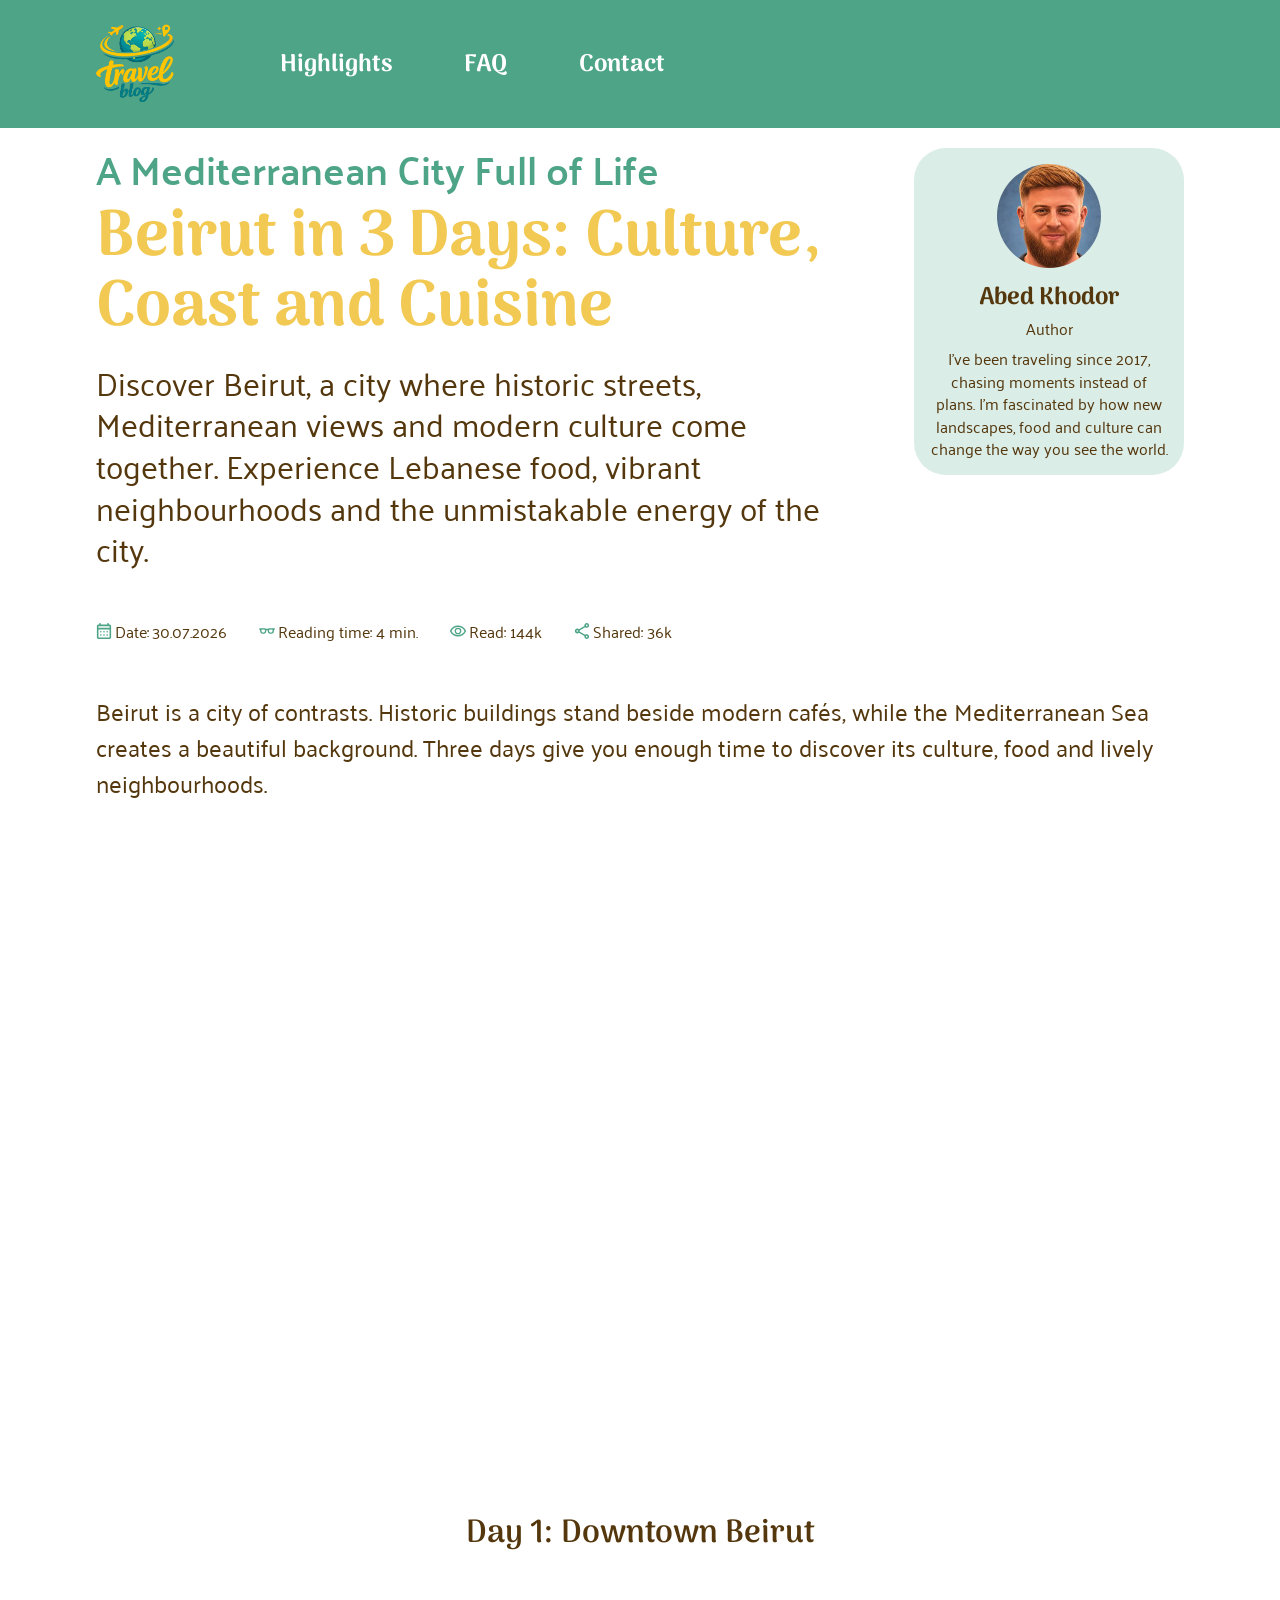
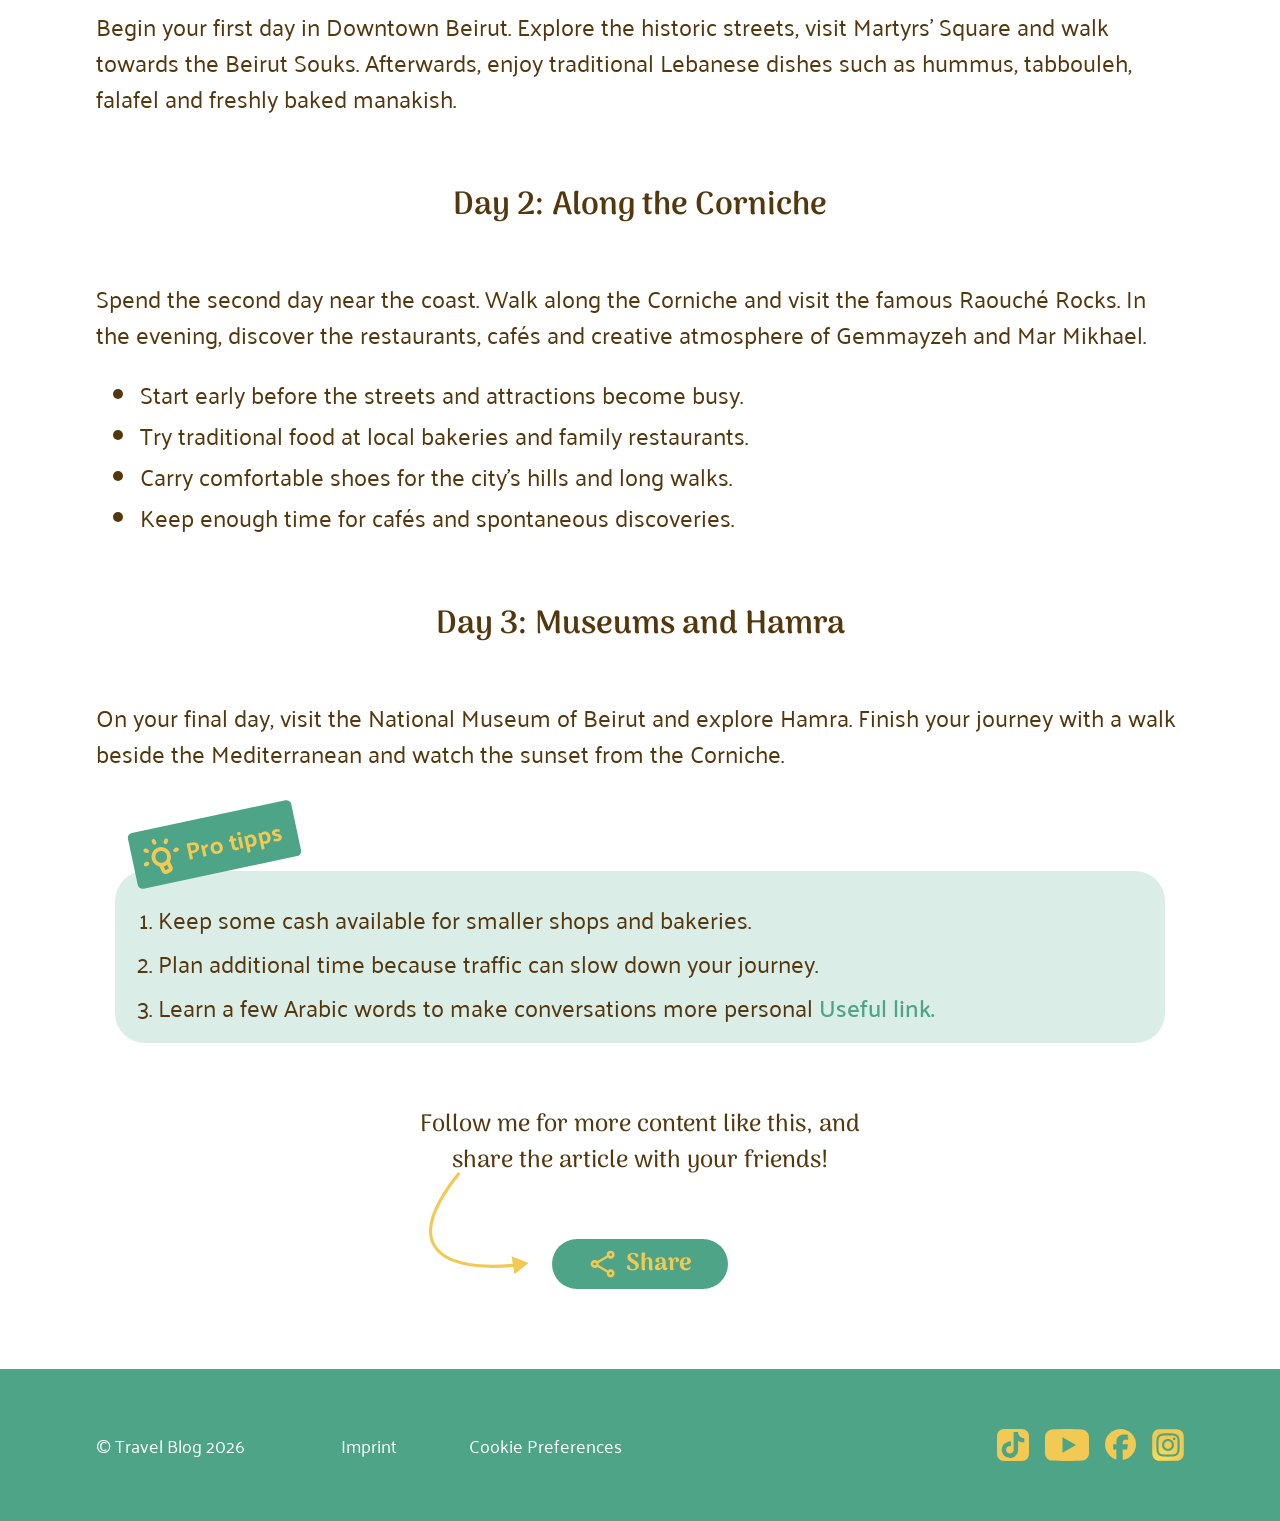
<file: pages/abed.html>
<!DOCTYPE html>
<html lang="en">

<head>
    <meta charset="UTF-8">
    <meta name="viewport" content="width=device-width, initial-scale=1.0">
    <title>Beirut in 3 Days: Culture, Coast and Cuisine – Travel Blog</title>
    <link rel="icon" href="../assets/icons/favicon.png" type="image/png">
    <link rel="stylesheet" href="../styles/variables.css">
    <link rel="stylesheet" href="../styles/fonts.css">
    <link rel="stylesheet" href="../styles/reset.css">
    <link rel="stylesheet" href="../styles/style.css">
</head>

<body>
    <!--HEADER START-->

    <header>
        <nav class="desktop-nav">
            <a class="logo" href="../index.html">
                <img src="../assets/icons/header-logo.svg" alt="Travel Blog – home icon">
            </a>
            <ul>
                <li><a class="highlight" href="../index.html#highlights">Highlights</a></li>
                <li><a class="faq1" href="../index.html#faq">FAQ</a></li>
                <li><a class="contact" href="../index.html#contact">Contact</a></li>
            </ul>
        </nav>
    </header>
    <!--HEADER END-->

    <main>
        <article class="article">
            <div class="article-head">
                <div class="article-head-text">
                    <p class="article-kicker">A Mediterranean City Full of Life</p>
                    <h1>Beirut in 3 Days: Culture, Coast and Cuisine</h1>

                    <p class="article-intro">
                        Discover Beirut, a city where historic streets, Mediterranean views
                        and modern culture come together. Experience Lebanese food, vibrant
                        neighbourhoods and the unmistakable energy of the city.
                    </p>

                    <ul class="article-meta">
                        <li><img src="../assets/icons/calendar-icon.svg" alt="calendar icon">Date: <time
                                datetime="2026-07-30">30.07.2026</time></li>
                        <li><img src="../assets/icons/eyeglasses-icon.svg" alt="eyeglasses icon">Reading time: 4 min.</li>
                        <li><img src="../assets/icons/read-icon.svg" alt="eye icon">Read: 144k</li>
                        <li><img src="../assets/icons/share-icon-small.svg" alt="share icon">Shared: 36k</li>
                    </ul>
                </div>


                <aside class="author-card">
                    <div class="author-photo">
                        <img src="../assets/img/abed-khodor.jpg" alt="Image of Abed Khodor">
                    </div>
                    <h2>Abed Khodor</h2>
                    <p class="author-role">Author</p>
                    <p>
                        I’ve been traveling since 2017, chasing moments instead of plans.
                        I’m fascinated by how new landscapes, food and culture can change
                        the way you see the world.
                    </p>
                </aside>
            </div>

            <p>
                Beirut is a city of contrasts. Historic buildings stand beside modern
                cafés, while the Mediterranean Sea creates a beautiful background.
                Three days give you enough time to discover its culture, food and
                lively neighbourhoods.
            </p>

            <figure class="article-video">
                <iframe width="100%" height="100%" src="https://www.youtube.com/embed/wWS6Si-C9T8"
                    title="Beirut, Lebanon 🇱🇧 in 4k HDR ULTRA HD 60 FPS Dolby Vision™ Drone Video" frameborder="0"
                    allow="accelerometer; autoplay; clipboard-write; encrypted-media; gyroscope; picture-in-picture; web-share"
                    referrerpolicy="strict-origin-when-cross-origin" allowfullscreen></iframe>
            </figure>

            <h2 class="section-headline">Day 1: Downtown Beirut</h2>

            <p>
                Begin your first day in Downtown Beirut. Explore the historic streets,
                visit Martyrs’ Square and walk towards the Beirut Souks. Afterwards,
                enjoy traditional Lebanese dishes such as hummus, tabbouleh, falafel
                and freshly baked manakish.
            </p>

            <h2 class="section-headline">Day 2: Along the Corniche</h2>

            <p>
                Spend the second day near the coast. Walk along the Corniche and visit
                the famous Raouché Rocks. In the evening, discover the restaurants,
                cafés and creative atmosphere of Gemmayzeh and Mar Mikhael.
            </p>

            <ul class="article-list">
                <li>Start early before the streets and attractions become busy.</li>
                <li>Try traditional food at local bakeries and family restaurants.</li>
                <li>Carry comfortable shoes for the city’s hills and long walks.</li>
                <li>Keep enough time for cafés and spontaneous discoveries.</li>
            </ul>

            <h2 class="section-headline">Day 3: Museums and Hamra</h2>

            <p>
                On your final day, visit the National Museum of Beirut and explore
                Hamra. Finish your journey with a walk beside the Mediterranean and
                watch the sunset from the Corniche.
            </p>

            <aside class="pro-tipps">
                <div class="pro-tipps-title">
                    <img src="../assets/icons/pro-tipps-icon.svg" alt="bulb icon">
                    <h2>Pro tipps</h2>
                </div>

                <ol>
                    <li>Keep some cash available for smaller shops and bakeries.</li>
                    <li>Plan additional time because traffic can slow down your journey.</li>
                    <li>Learn a few Arabic words to make conversations more personal <a href="https://duolingo.com"
                            target="_blank">Useful link.</a></li>
                </ol>
            </aside>

            <div class="share-section">
                <p>Follow me for more content like this, and<br>
                    share the article with your friends!</p>
                <picture>
                    <source media="(min-width: 769px)" srcset="../assets/icons/arrow.svg">
                    <img class="share-arrow" src="../assets/icons/arrow-mobile.svg" alt="share arrow">
                </picture>
                <input type="checkbox" id="share-open">
                <div class="share-action">
                    <label class="share-button" for="share-open">
                        <img class="share-icon-in" src="../assets/icons/share-icon.svg" alt="share icon">Share
                    </label>
                    <div class="share-extra">
                        <img class="share-icon-out" src="../assets/icons/share-icon-small.svg" alt="share icon">
                        <div class="share-links">
                            <a href="https://www.linkedin.com" target="_blank">LinkedIn</a>
                            <a href="https://www.whatsapp.com" target="_blank">WhatsApp</a>
                        </div>
                    </div>
                </div>
            </div>
        </article>
    </main>



    <!--FOOTER START-->
    <footer>
        <div class="footer-inner">
            <div class="footer-legal">
                <a href="./imprint.html">Imprint</a>
                <a href="./cookies.html">Cookie Preferences</a>
            </div>
            <div class="footer-row">
                <div class="copyright">
                    <p>&copy; Travel Blog <time datetime="2026">2026</time></p>
                </div>
                <div class="footer-social">
                    <a href="https://www.tiktok.com" target="_blank"><img src="../assets/icons/tiktok-icon.svg"
                            alt="TikTok icon"></a>
                    <a class="youtube" href="https://www.youtube.com" target="_blank"><img
                            src="../assets/icons/youtube-icon.svg" alt="YouTube icon"></a>
                    <a href="https://www.facebook.com" target="_blank"><img src="../assets/icons/facebook-icon.svg"
                            alt="Facebook icon"></a>
                    <a href="https://www.instagram.com" target="_blank"><img src="../assets/icons/Instagram-icon.svg"
                            alt="Instagram icon"></a>
                </div>
            </div>
        </div>
    </footer>
    <!--FOOTER END-->

    <!--MOBILE NAV START-->
    <nav class="mobile-nav">
        <ul>
            <li><a href="../index.html"><img src="../assets/icons/Home-screen.svg" alt="Home"></a></li>
            <li><a href="../index.html#highlights"><img src="../assets/icons/rocket-launch-green.svg"
                        alt="rocket icon"></a></li>
            <li><a href="../index.html#faq"><img src="../assets/icons/live-help-green.svg" alt="Question Mark icon"></a>
            </li>
            <li><a href="../index.html#contact"><img src="../assets/icons/person-pin-green.svg"
                        alt="Contact icon"></a></li>
        </ul>
    </nav>
    <!--MOBILE NAV END-->

</body>

</html>
</file>
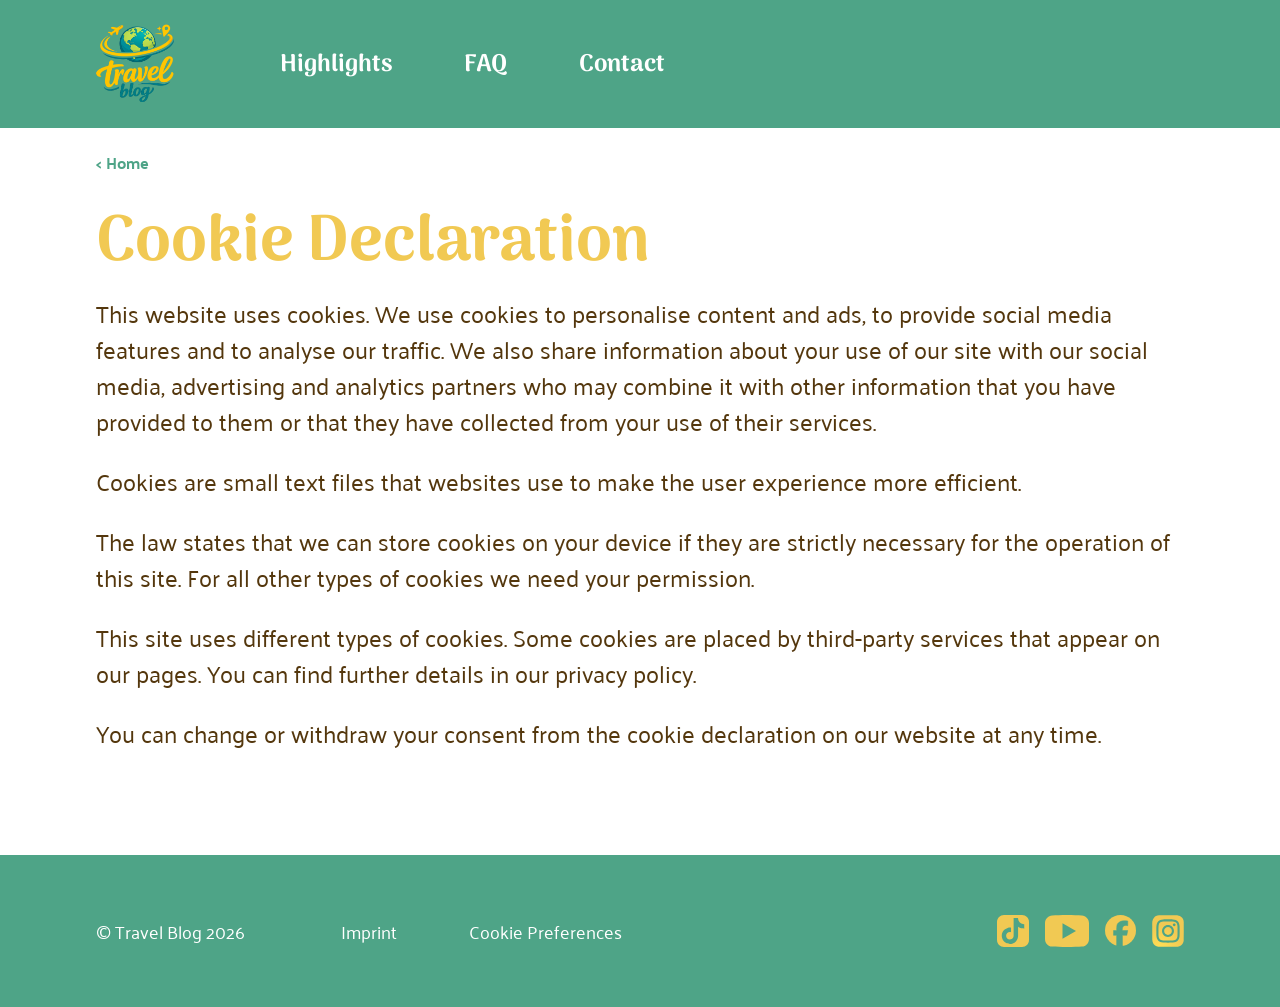
<file: pages/cookies.html>
<!DOCTYPE html>
<html lang="en">

<head>
    <meta charset="UTF-8">
    <meta name="viewport" content="width=device-width, initial-scale=1.0">
    <title>Cookie Declaration – Travel Blog</title>
    <link rel="icon" href="../assets/icons/favicon.png" type="image/png">
    <link rel="stylesheet" href="../styles/variables.css">
    <link rel="stylesheet" href="../styles/fonts.css">
    <link rel="stylesheet" href="../styles/reset.css">
    <link rel="stylesheet" href="../styles/style.css">
</head>

<body>
    <!--HEADER START-->
    <header>
        <nav class="desktop-nav">
            <a class="logo" href="../index.html">
                <img src="../assets/icons/header-logo.svg" alt="Travel Blog – home">
            </a>
            <ul>
                <li><a class="highlight" href="../index.html#highlights">Highlights</a></li>
                <li><a class="faq1" href="../index.html#faq">FAQ</a></li>
                <li><a class="contact" href="../index.html#contact">Contact</a></li>
            </ul>
        </nav>
    </header>
    <!--HEADER END-->

    <!--MAIN START-->
    <main>
        <article class="article">
            <a class="back-link" href="../index.html">&lt; Home</a>

            <h1>Cookie Declaration</h1>

            <p>
                This website uses cookies. We use cookies to personalise content and ads, to
                provide social media features and to analyse our traffic. We also share information
                about your use of our site with our social media, advertising and analytics
                partners who may combine it with other information that you have provided to them
                or that they have collected from your use of their services.
            </p>

            <p>
                Cookies are small text files that websites use to make the user experience more
                efficient.
            </p>

            <p>
                The law states that we can store cookies on your device if they are strictly
                necessary for the operation of this site. For all other types of cookies we need
                your permission.
            </p>

            <p>
                This site uses different types of cookies. Some cookies are placed by third-party
                services that appear on our pages. You can find further details in our privacy
                policy.
            </p>

            <p>
                You can change or withdraw your consent from the cookie declaration on our website
                at any time.
            </p>
        </article>
    </main>
    <!--MAIN END-->

    <!--FOOTER START-->
    <footer>
        <div class="footer-inner">
            <div class="footer-legal">
                <a href="./imprint.html">Imprint</a>
                <a href="./cookies.html">Cookie Preferences</a>
            </div>
            <div class="footer-row">
                <div class="copyright">
                    <p>&copy; Travel Blog <time datetime="2026">2026</time></p>
                </div>
                <div class="footer-social">
                    <a href="https://www.tiktok.com" target="_blank"><img src="../assets/icons/tiktok-icon.svg"
                            alt="TikTok"></a>
                    <a class="youtube" href="https://www.youtube.com" target="_blank"><img
                            src="../assets/icons/youtube-icon.svg" alt="YouTube"></a>
                    <a href="https://www.facebook.com" target="_blank"><img src="../assets/icons/facebook-icon.svg"
                            alt="Facebook"></a>
                    <a href="https://www.instagram.com" target="_blank"><img src="../assets/icons/Instagram-icon.svg"
                            alt="Instagram"></a>
                </div>
            </div>
        </div>
    </footer>
    <!--FOOTER END-->

    <!--MOBILE NAV START-->
    <nav class="mobile-nav">
        <ul>
            <li><a href="../index.html"><img src="../assets/icons/Home-screen.svg" alt="Home"></a></li>
            <li><a href="../index.html#highlights"><img src="../assets/icons/rocket-launch-green.svg"
                        alt="Highlights"></a></li>
            <li><a href="../index.html#faq"><img src="../assets/icons/live-help-green.svg" alt="FAQ"></a></li>
            <li><a href="../index.html#contact"><img src="../assets/icons/person-pin-green.svg"
                        alt="Contact"></a></li>
        </ul>
    </nav>
    <!--MOBILE NAV END-->
</body>

</html>
</file>
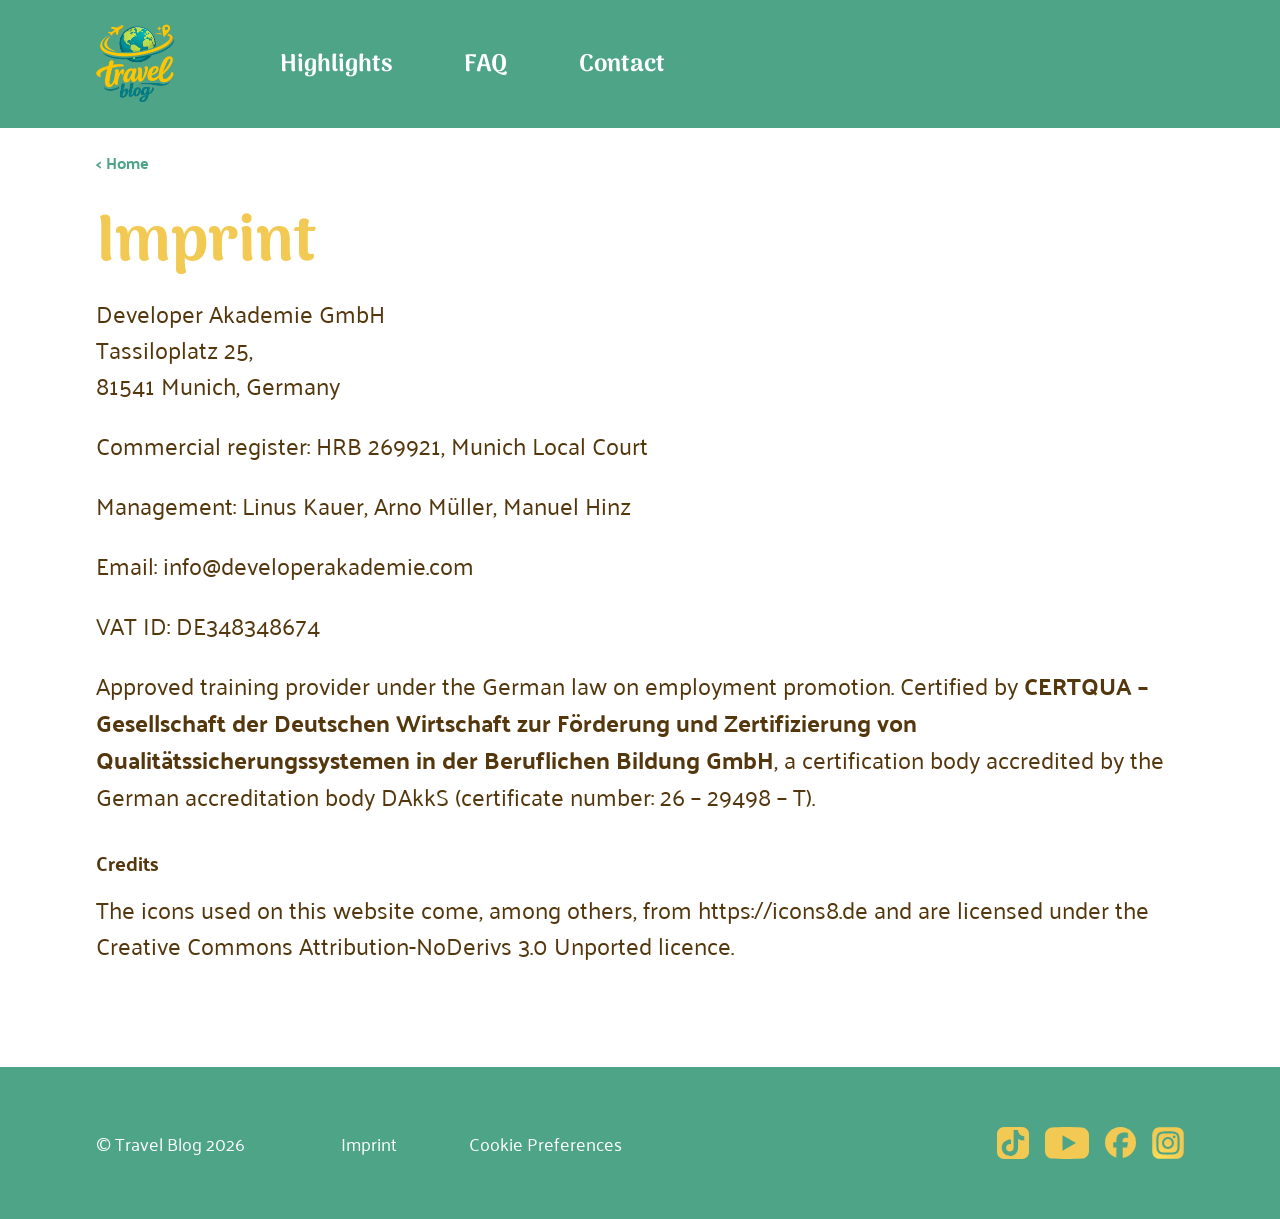
<file: pages/imprint.html>
<!DOCTYPE html>
<html lang="en">

<head>
    <meta charset="UTF-8">
    <meta name="viewport" content="width=device-width, initial-scale=1.0">
    <title>Imprint – Travel Blog</title>
    <link rel="icon" href="../assets/icons/favicon.png" type="image/png">
    <link rel="stylesheet" href="../styles/variables.css">
    <link rel="stylesheet" href="../styles/fonts.css">
    <link rel="stylesheet" href="../styles/reset.css">
    <link rel="stylesheet" href="../styles/style.css">
</head>

<body>
    <!--HEADER START-->
    <header>
        <nav class="desktop-nav">
            <a class="logo" href="../index.html">
                <img src="../assets/icons/header-logo.svg" alt="Travel Blog – home">
            </a>
            <ul>
                <li><a class="highlight" href="../index.html#highlights">Highlights</a></li>
                <li><a class="faq1" href="../index.html#faq">FAQ</a></li>
                <li><a class="contact" href="../index.html#contact">Contact</a></li>
            </ul>
        </nav>
    </header>
    <!--HEADER END-->

    <!--MAIN START-->
    <main>
        <article class="article">
            <a class="back-link" href="../index.html">&lt; Home</a>

            <h1>Imprint</h1>

            <p>
                Developer Akademie GmbH<br>
                Tassiloplatz 25,<br>
                81541 Munich, Germany
            </p>

            <p>Commercial register: HRB 269921, Munich Local Court</p>

            <p>Management: Linus Kauer, Arno Müller, Manuel Hinz</p>

            <p>Email: info@developerakademie.com</p>

            <p>VAT ID: DE348348674</p>

            <p>
                Approved training provider under the German law on employment promotion. Certified
                by <strong>CERTQUA &ndash; Gesellschaft der Deutschen Wirtschaft zur Förderung und
                    Zertifizierung von Qualitätssicherungssystemen in der Beruflichen Bildung
                    GmbH</strong>, a certification body accredited by the German accreditation body
                DAkkS (certificate number: 26 &ndash; 29498 &ndash; T).
            </p>

            <h2 class="imprint-subheadline">Credits</h2>

            <p>
                The icons used on this website come, among others, from https://icons8.de and are
                licensed under the Creative Commons Attribution-NoDerivs 3.0 Unported licence.
            </p>
        </article>
    </main>
    <!--MAIN END-->

    <!--FOOTER START-->
    <footer>
        <div class="footer-inner">
            <div class="footer-legal">
                <a href="./imprint.html">Imprint</a>
                <a href="./cookies.html">Cookie Preferences</a>
            </div>
            <div class="footer-row">
                <div class="copyright">
                    <p>&copy; Travel Blog <time datetime="2026">2026</time></p>
                </div>
                <div class="footer-social">
                    <a href="https://www.tiktok.com" target="_blank"><img src="../assets/icons/tiktok-icon.svg"
                            alt="TikTok"></a>
                    <a class="youtube" href="https://www.youtube.com" target="_blank"><img
                            src="../assets/icons/youtube-icon.svg" alt="YouTube"></a>
                    <a href="https://www.facebook.com" target="_blank"><img src="../assets/icons/facebook-icon.svg"
                            alt="Facebook"></a>
                    <a href="https://www.instagram.com" target="_blank"><img src="../assets/icons/Instagram-icon.svg"
                            alt="Instagram"></a>
                </div>
            </div>
        </div>
    </footer>
    <!--FOOTER END-->

    <!--MOBILE NAV START-->
    <nav class="mobile-nav">
        <ul>
            <li><a href="../index.html"><img src="../assets/icons/Home-screen.svg" alt="Home"></a></li>
            <li><a href="../index.html#highlights"><img src="../assets/icons/rocket-launch-green.svg"
                        alt="Highlights"></a></li>
            <li><a href="../index.html#faq"><img src="../assets/icons/live-help-green.svg" alt="FAQ"></a></li>
            <li><a href="../index.html#contact"><img src="../assets/icons/person-pin-green.svg"
                        alt="Contact"></a></li>
        </ul>
    </nav>
    <!--MOBILE NAV END-->
</body>

</html>
</file>
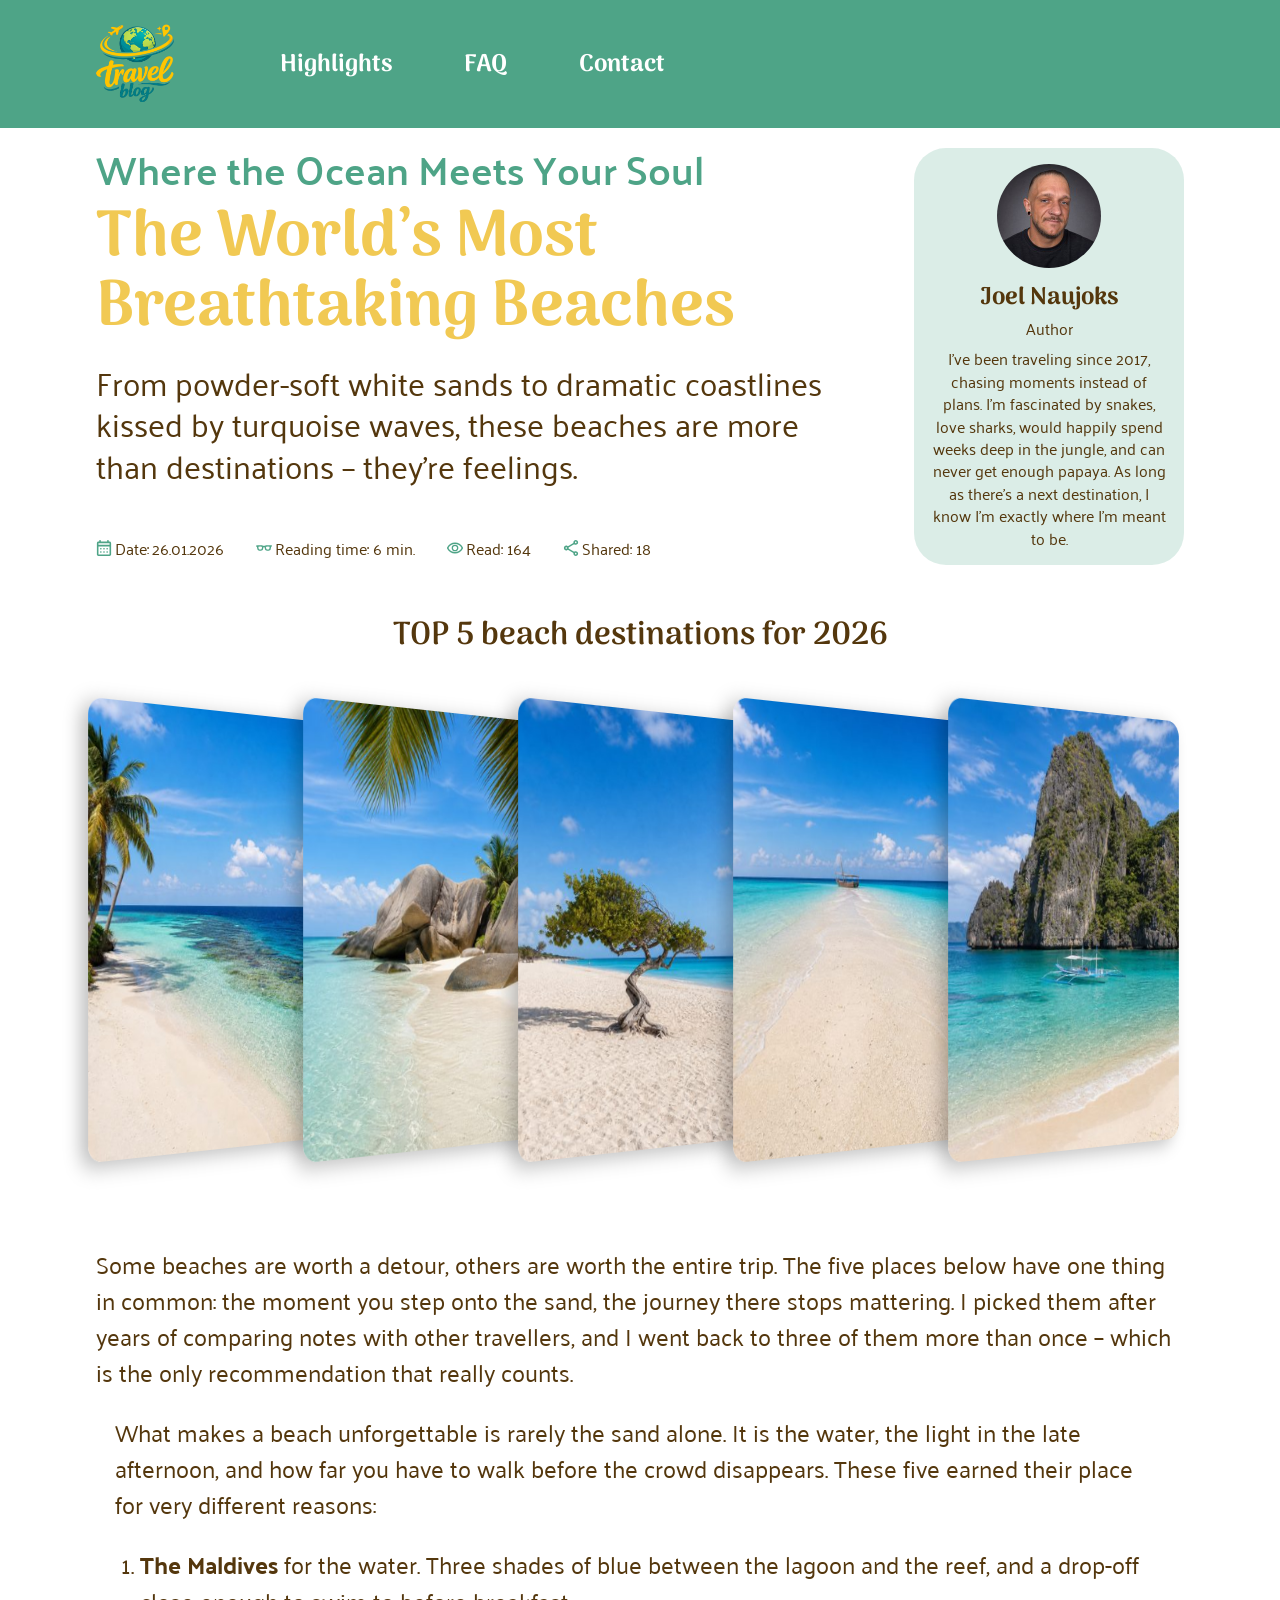
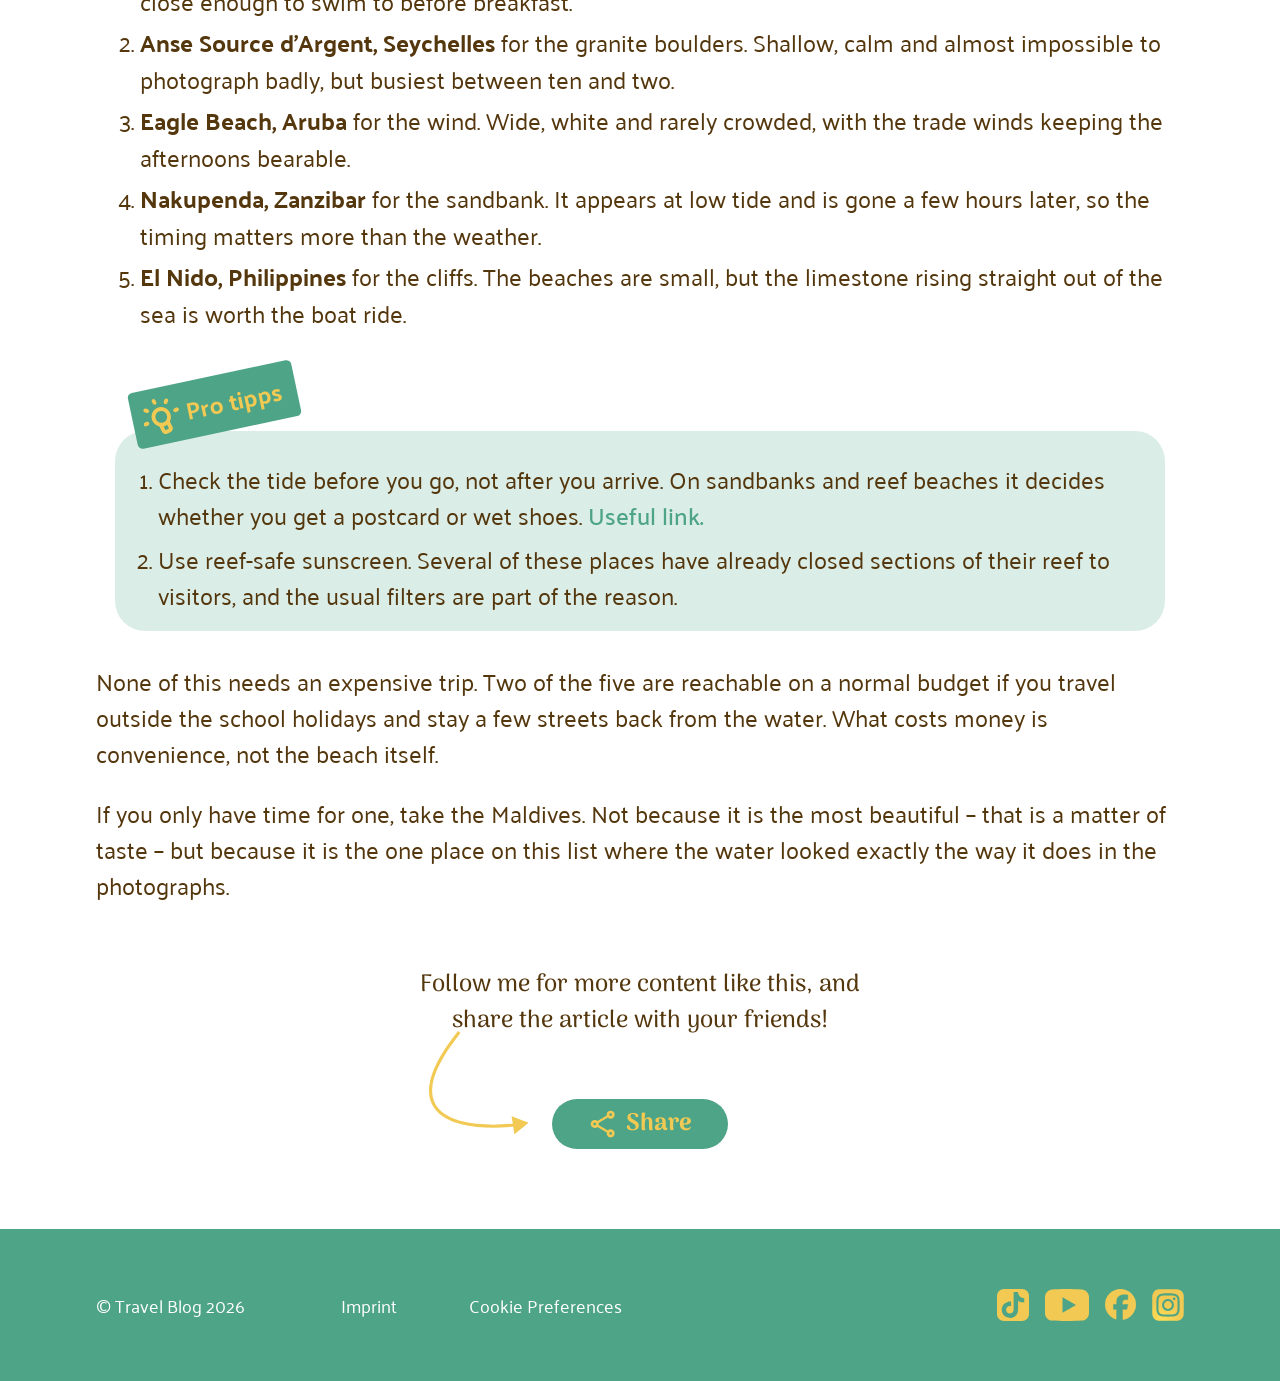
<file: pages/joel.html>
<!DOCTYPE html>
<html lang="en">

<head>
    <meta charset="UTF-8">
    <meta name="viewport" content="width=device-width, initial-scale=1.0">
    <title>The World's Most Breathtaking Beaches – Travel Blog</title>
    <link rel="icon" href="../assets/icons/favicon.png" type="image/png">
    <link rel="stylesheet" href="../styles/variables.css">
    <link rel="stylesheet" href="../styles/fonts.css">
    <link rel="stylesheet" href="../styles/reset.css">
    <link rel="stylesheet" href="../styles/style.css">
</head>

<body>
    <!--HEADER START-->
    <header>
        <nav class="desktop-nav">
            <a class="logo" href="../index.html">
                <img src="../assets/icons/header-logo.svg" alt="Travel Blog – home">
            </a>
            <ul>
                <li><a class="highlight" href="../index.html#highlights">Highlights</a></li>
                <li><a class="faq1" href="../index.html#faq">FAQ</a></li>
                <li><a class="contact" href="../index.html#contact">Contact</a></li>
            </ul>
        </nav>
    </header>
    <!--HEADER END-->

    <!--MAIN START-->
    <main>
        <article class="article">
            <div class="article-head">
                <div class="article-head-text">
                    <p class="article-kicker">Where the Ocean Meets Your Soul</p>
                    <h1>The World&rsquo;s Most Breathtaking Beaches</h1>

                    <p class="article-intro">
                        From powder-soft white sands to dramatic coastlines kissed by turquoise
                        waves, these beaches are more than destinations &ndash; they&rsquo;re feelings.
                    </p>

                    <ul class="article-meta">
                        <li><img src="../assets/icons/calendar-icon.svg" alt="">Date: <time
                                datetime="2026-01-26">26.01.2026</time></li>
                        <li><img src="../assets/icons/eyeglasses-icon.svg" alt="">Reading time: 6 min.</li>
                        <li><img src="../assets/icons/read-icon.svg" alt="">Read: 164</li>
                        <li><img src="../assets/icons/share-icon-small.svg" alt="">Shared: 18</li>
                    </ul>
                </div>

                <aside class="author-card">
                    <div class="author-photo">
                        <img src="../assets/img/joel-naujoks.jpg" alt="Joel Naujoks">
                    </div>
                    <h2>Joel Naujoks</h2>
                    <p class="author-role">Author</p>
                    <p>
                        I&rsquo;ve been traveling since 2017, chasing moments instead of plans.
                        I&rsquo;m fascinated by snakes, love sharks, would happily spend weeks
                        deep in the jungle, and can never get enough papaya. As long as
                        there&rsquo;s a next destination, I know I&rsquo;m exactly where I&rsquo;m meant to be.
                    </p>
                </aside>
            </div>

            <section class="top5-slider">
                <h2 class="top5-headline">TOP 5 beach destinations for 2026</h2>
                <input type="radio" name="top5" id="top5-1" checked>
                <input type="radio" name="top5" id="top5-2">
                <input type="radio" name="top5" id="top5-3">
                <input type="radio" name="top5" id="top5-4">
                <input type="radio" name="top5" id="top5-5">

                <div class="top5-track">
                    <div class="top5-card">
                        <img src="../assets/img/beach-maldives.jpg" alt="Lagoon in the Maldives">
                    </div>
                    <div class="top5-card">
                        <img src="../assets/img/beach-seychelles.jpg" alt="Anse Source d'Argent beach, Seychelles">
                    </div>
                    <div class="top5-card">
                        <img src="../assets/img/beach-aruba.jpg" alt="Eagle Beach, Aruba">
                    </div>
                    <div class="top5-card">
                        <img src="../assets/img/beach-zanzibar.jpg" alt="Nakupenda sandbank, Zanzibar">
                    </div>
                    <div class="top5-card">
                        <img src="../assets/img/beach-el-nido.jpg" alt="Limestone cliffs at El Nido">
                    </div>
                </div>

                <div class="top5-dots">
                    <label for="top5-1"></label>
                    <label for="top5-2"></label>
                    <label for="top5-3"></label>
                    <label for="top5-4"></label>
                    <label for="top5-5"></label>
                </div>
            </section>

            <p>
                Some beaches are worth a detour, others are worth the entire trip. The five
                places below have one thing in common: the moment you step onto the sand, the
                journey there stops mattering. I picked them after years of comparing notes
                with other travellers, and I went back to three of them more than once &ndash;
                which is the only recommendation that really counts.
            </p>

            <p class="article-list-intro">
                What makes a beach unforgettable is rarely the sand alone. It is the water, the
                light in the late afternoon, and how far you have to walk before the crowd
                disappears. These five earned their place for very different reasons:
            </p>

            <ol class="article-list">
                <li><strong>The Maldives</strong> for the water. Three shades of blue between
                    the lagoon and the reef, and a drop-off close enough to swim to before
                    breakfast.</li>
                <li><strong>Anse Source d&rsquo;Argent, Seychelles</strong> for the granite
                    boulders. Shallow, calm and almost impossible to photograph badly, but
                    busiest between ten and two.</li>
                <li><strong>Eagle Beach, Aruba</strong> for the wind. Wide, white and rarely
                    crowded, with the trade winds keeping the afternoons bearable.</li>
                <li><strong>Nakupenda, Zanzibar</strong> for the sandbank. It appears at low
                    tide and is gone a few hours later, so the timing matters more than the
                    weather.</li>
                <li><strong>El Nido, Philippines</strong> for the cliffs. The beaches are small,
                    but the limestone rising straight out of the sea is worth the boat ride.</li>
            </ol>

            <aside class="pro-tipps">
                <div class="pro-tipps-title">
                    <img src="../assets/icons/pro-tipps-icon.svg" alt="">
                    <h2>Pro tipps</h2>
                </div>

                <ol>
                    <li>Check the tide before you go, not after you arrive. On sandbanks and
                        reef beaches it decides whether you get a postcard or wet shoes.
                        <a href="https://duolingo.com" target="_blank">Useful link.</a>
                    </li>
                    <li>Use reef-safe sunscreen. Several of these places have already closed
                        sections of their reef to visitors, and the usual filters are part of
                        the reason.</li>
                </ol>
            </aside>

            <p>
                None of this needs an expensive trip. Two of the five are reachable on a normal
                budget if you travel outside the school holidays and stay a few streets back
                from the water. What costs money is convenience, not the beach itself.
            </p>

            <p>
                If you only have time for one, take the Maldives. Not because it is the most
                beautiful &ndash; that is a matter of taste &ndash; but because it is the one
                place on this list where the water looked exactly the way it does in the
                photographs.
            </p>

            <div class="share-section">
                <p>Follow me for more content like this, and<br>
                    share the article with your friends!</p>
                <picture>
                    <source media="(min-width: 769px)" srcset="../assets/icons/arrow.svg">
                    <img class="share-arrow" src="../assets/icons/arrow-mobile.svg" alt="">
                </picture>
                <input type="checkbox" id="share-open">
                <div class="share-action">
                    <label class="share-button" for="share-open">
                        <img class="share-icon-in" src="../assets/icons/share-icon.svg" alt="">Share
                    </label>
                    <div class="share-extra">
                        <img class="share-icon-out" src="../assets/icons/share-icon-small.svg" alt="">
                        <div class="share-links">
                            <a href="https://www.linkedin.com" target="_blank">LinkedIn</a>
                            <a href="https://www.whatsapp.com" target="_blank">WhatsApp</a>
                        </div>
                    </div>
                </div>
            </div>
        </article>
    </main>
    <!--MAIN END-->

    <!--FOOTER START-->
    <footer>
        <div class="footer-inner">
            <div class="footer-legal">
                <a href="./imprint.html">Imprint</a>
                <a href="./cookies.html">Cookie Preferences</a>
            </div>
            <div class="footer-row">
                <div class="copyright">
                    <p>&copy; Travel Blog <time datetime="2026">2026</time></p>
                </div>
                <div class="footer-social">
                    <a href="https://www.tiktok.com" target="_blank"><img src="../assets/icons/tiktok-icon.svg"
                            alt="TikTok"></a>
                    <a class="youtube" href="https://www.youtube.com" target="_blank"><img
                            src="../assets/icons/youtube-icon.svg" alt="YouTube"></a>
                    <a href="https://www.facebook.com" target="_blank"><img src="../assets/icons/facebook-icon.svg"
                            alt="Facebook"></a>
                    <a href="https://www.instagram.com" target="_blank"><img src="../assets/icons/Instagram-icon.svg"
                            alt="Instagram"></a>
                </div>
            </div>
        </div>
    </footer>
    <!--FOOTER END-->

    <!--MOBILE NAV START-->
    <nav class="mobile-nav">
        <ul>
            <li><a href="../index.html"><img src="../assets/icons/Home-screen.svg" alt="Home"></a></li>
            <li><a href="../index.html#highlights"><img src="../assets/icons/rocket-launch-green.svg"
                        alt="Highlights"></a></li>
            <li><a href="../index.html#faq"><img src="../assets/icons/live-help-green.svg" alt="FAQ"></a></li>
            <li><a href="../index.html#contact"><img src="../assets/icons/person-pin-green.svg"
                        alt="Contact"></a></li>
        </ul>
    </nav>
    <!--MOBILE NAV END-->
</body>

</html>
</file>
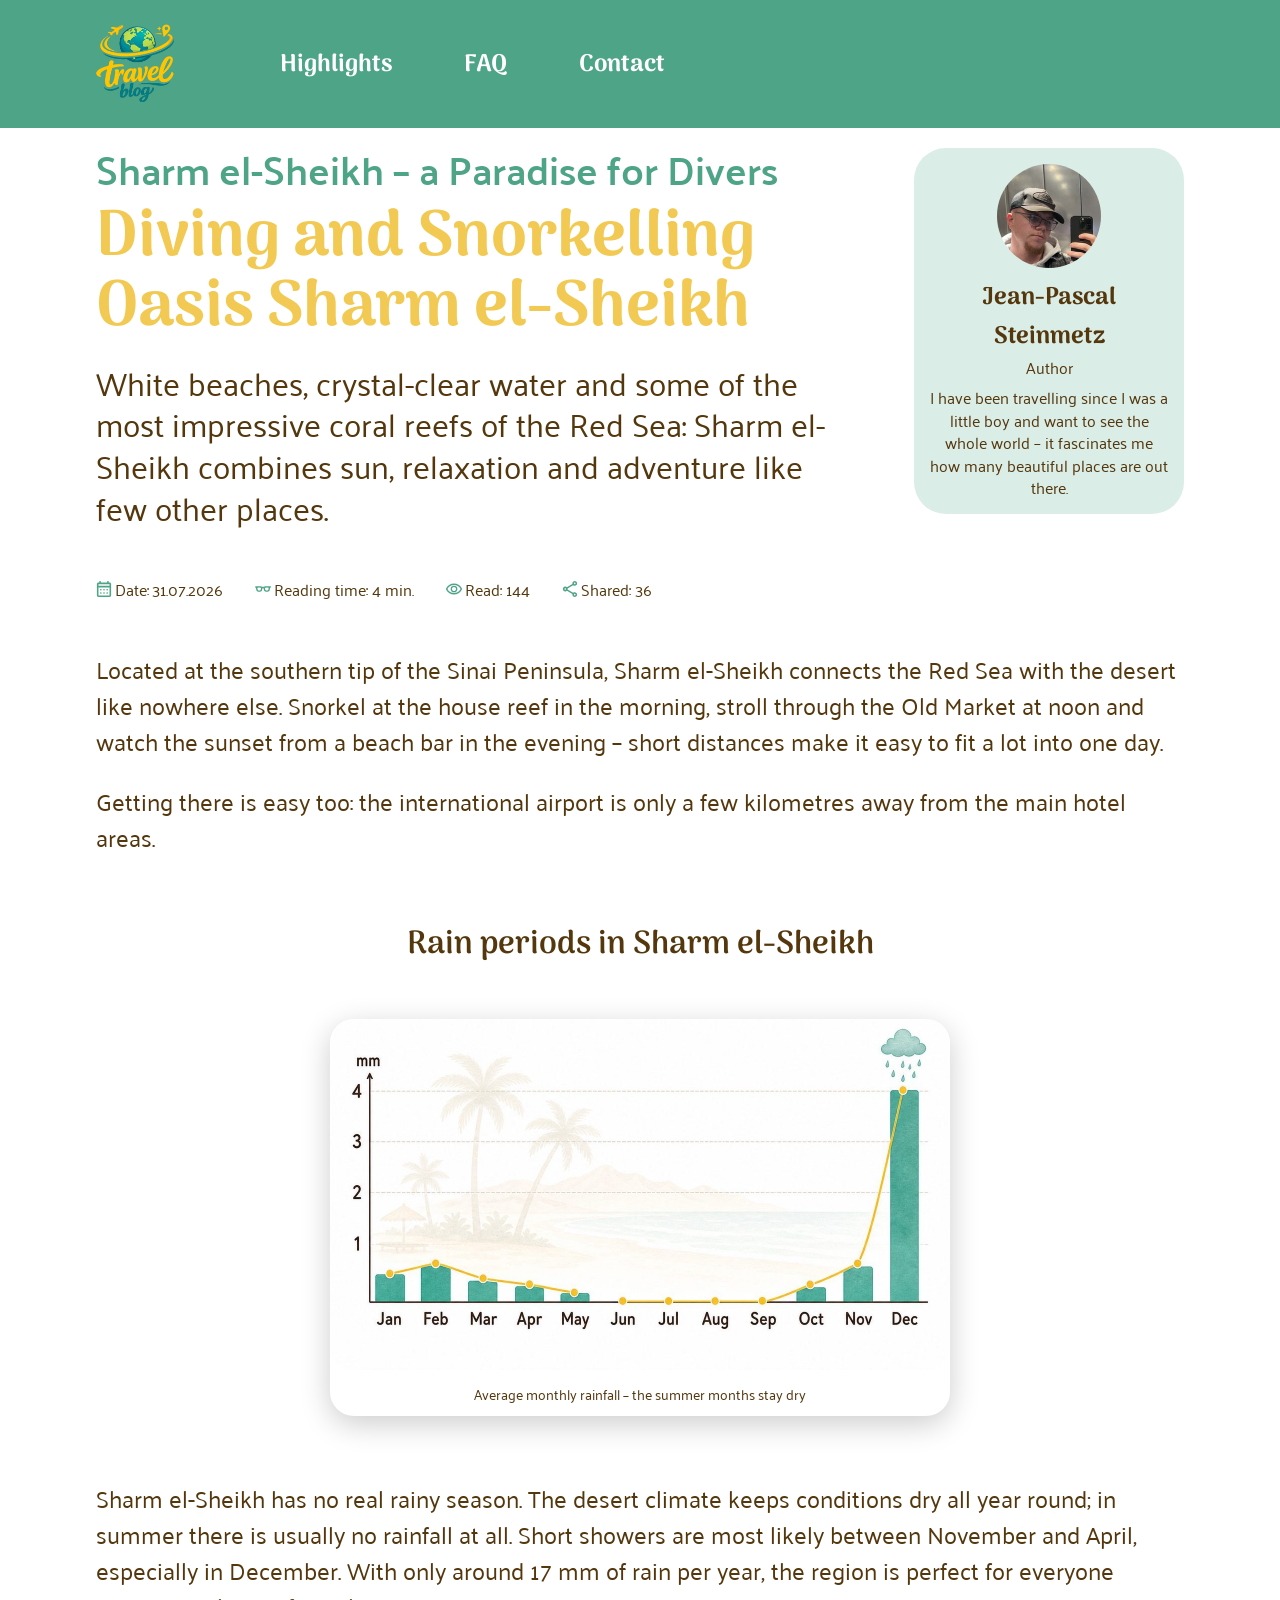
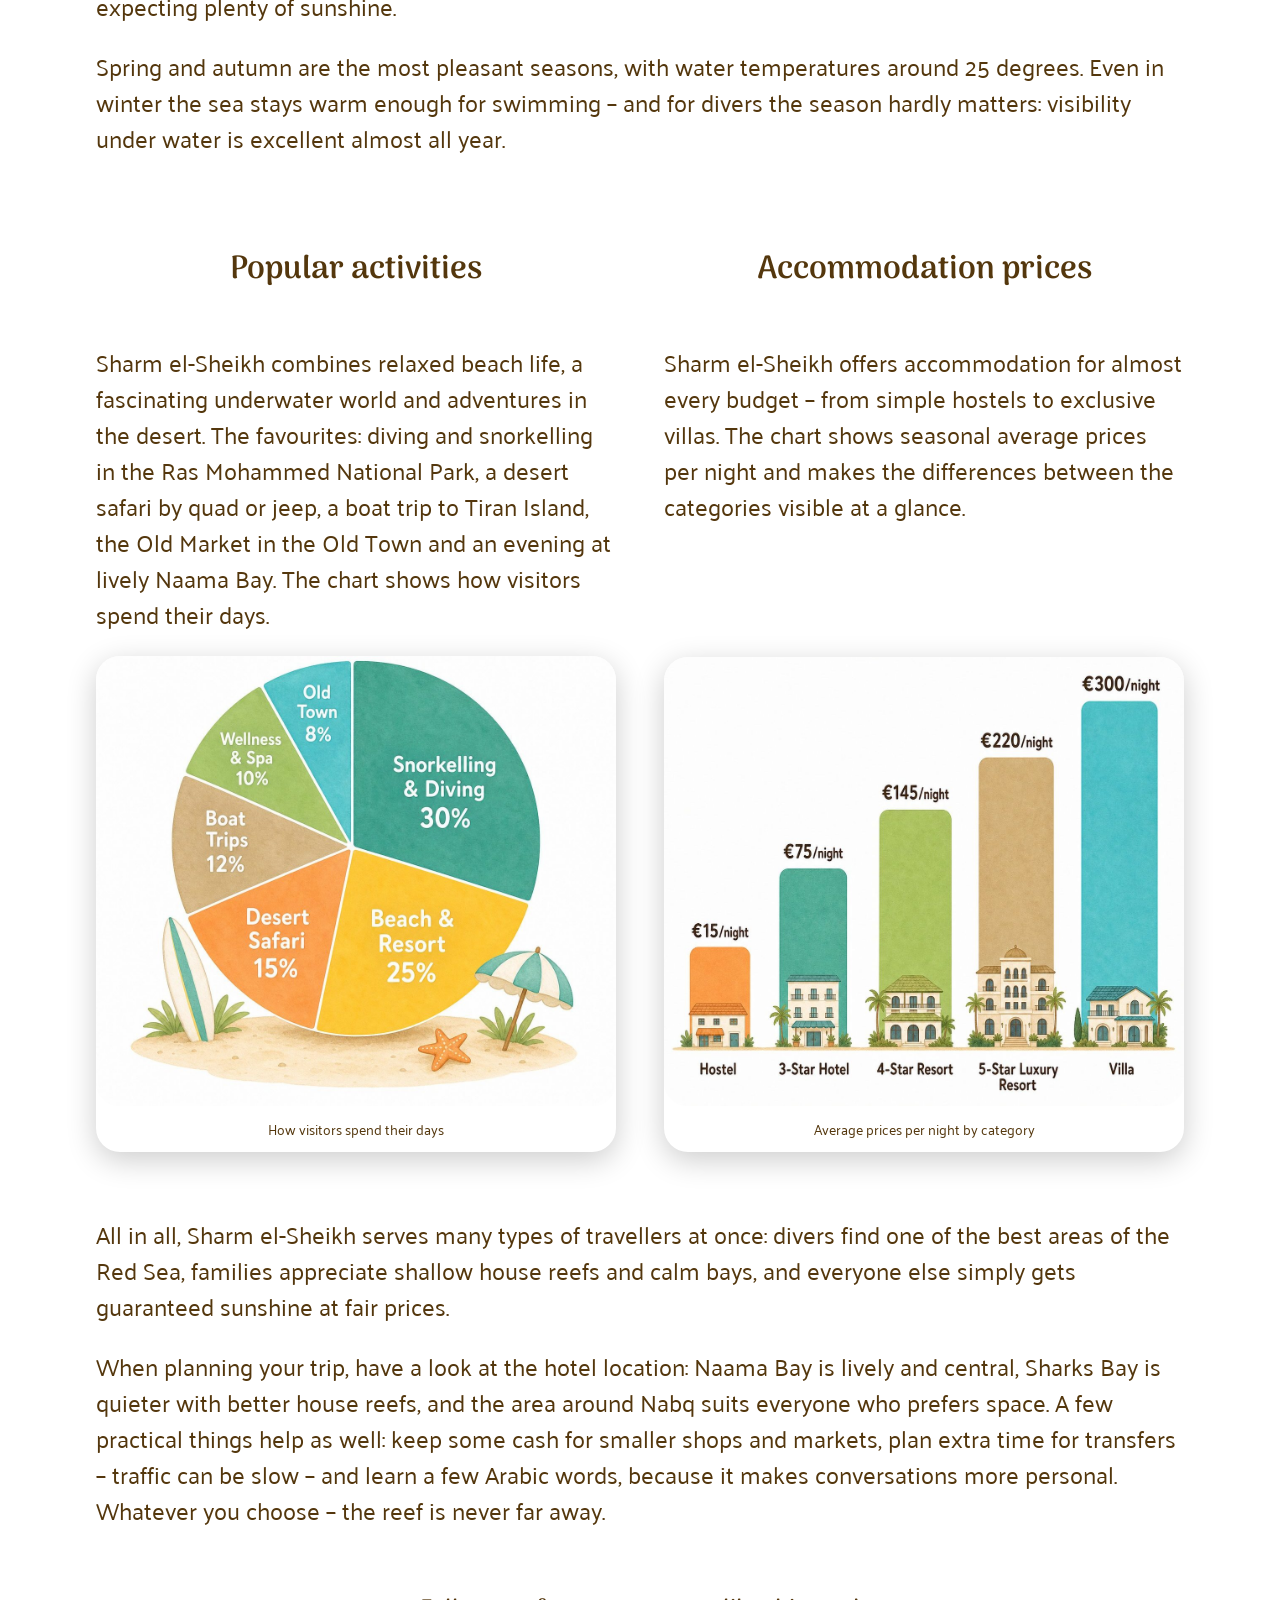
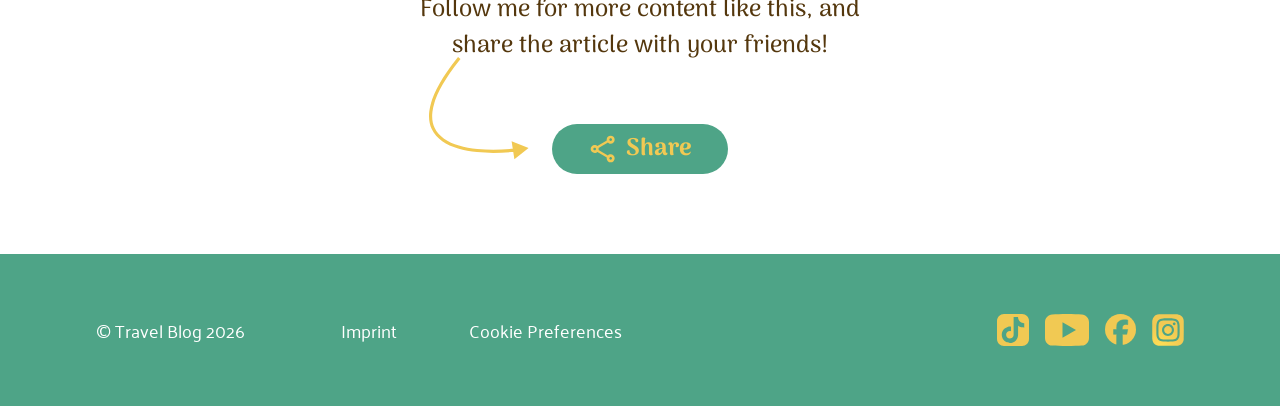
<file: pages/jp.html>
<!DOCTYPE html>
<html lang="en">

<head>
    <meta charset="UTF-8">
    <meta name="viewport" content="width=device-width, initial-scale=1.0">
    <title>Diving and Snorkelling Oasis Sharm el-Sheikh – Travel Blog</title>
    <link rel="icon" href="../assets/icons/favicon.png" type="image/png">
    <link rel="stylesheet" href="../styles/variables.css">
    <link rel="stylesheet" href="../styles/fonts.css">
    <link rel="stylesheet" href="../styles/reset.css">
    <link rel="stylesheet" href="../styles/style.css">
</head>

<body>
    <!--HEADER START-->
    <header>
        <nav class="desktop-nav">
            <a class="logo" href="../index.html">
                <img src="../assets/icons/header-logo.svg" alt="Travel Blog – home">
            </a>
            <ul>
                <li><a class="highlight" href="../index.html#highlights">Highlights</a></li>
                <li><a class="faq1" href="../index.html#faq">FAQ</a></li>
                <li><a class="contact" href="../index.html#contact">Contact</a></li>
            </ul>
        </nav>
    </header>
    <!--HEADER END-->

    <!--MAIN START-->
    <main>
        <article class="article">
            <div class="article-head">
                <div class="article-head-text">
                    <p class="article-kicker">Sharm el-Sheikh &ndash; a Paradise for Divers</p>
                    <h1>Diving and Snorkelling Oasis Sharm el-Sheikh</h1>

                    <p class="article-intro">
                        White beaches, crystal-clear water and some of the most impressive coral reefs
                        of the Red Sea: Sharm el-Sheikh combines sun, relaxation and adventure like few
                        other places.
                    </p>

                    <ul class="article-meta">
                        <li><img src="../assets/icons/calendar-icon.svg" alt="">Date: <time
                                datetime="2026-07-31">31.07.2026</time></li>
                        <li><img src="../assets/icons/eyeglasses-icon.svg" alt="">Reading time: 4 min.</li>
                        <li><img src="../assets/icons/read-icon.svg" alt="">Read: 144</li>
                        <li><img src="../assets/icons/share-icon-small.svg" alt="">Shared: 36</li>
                    </ul>
                </div>

                <aside class="author-card">
                    <div class="author-photo">
                        <img src="../assets/img/jean-pascal-steinmetz.jpg" alt="Jean-Pascal Steinmetz">
                    </div>
                    <h2>Jean-Pascal Steinmetz</h2>
                    <p class="author-role">Author</p>
                    <p>
                        I have been travelling since I was a little boy and want to see the whole
                        world &ndash; it fascinates me how many beautiful places are out there.
                    </p>
                </aside>
            </div>

            <p>
                Located at the southern tip of the Sinai Peninsula, Sharm el-Sheikh connects the Red
                Sea with the desert like nowhere else. Snorkel at the house reef in the morning,
                stroll through the Old Market at noon and watch the sunset from a beach bar in the
                evening &ndash; short distances make it easy to fit a lot into one day.
            </p>

            <p>
                Getting there is easy too: the international airport is only a few kilometres away
                from the main hotel areas.
            </p>

            <h2 class="section-headline">Rain periods in Sharm el-Sheikh</h2>

            <figure class="chart-card">
                <img src="../assets/img/chart-rain-periods.jpg"
                    alt="Bar chart of monthly rainfall in Sharm el-Sheikh, highest in December">
                <figcaption>Average monthly rainfall &ndash; the summer months stay dry</figcaption>
            </figure>

            <p>
                Sharm el-Sheikh has no real rainy season. The desert climate keeps conditions dry all
                year round; in summer there is usually no rainfall at all. Short showers are most
                likely between November and April, especially in December. With only around 17 mm of
                rain per year, the region is perfect for everyone expecting plenty of sunshine.
            </p>

            <p>
                Spring and autumn are the most pleasant seasons, with water temperatures around 25
                degrees. Even in winter the sea stays warm enough for swimming &ndash; and for divers
                the season hardly matters: visibility under water is excellent almost all year.
            </p>

            <div class="article-columns">
                <div class="article-column">
                    <h2 class="section-headline">Popular activities</h2>

                    <p>
                        Sharm el-Sheikh combines relaxed beach life, a fascinating underwater world
                        and adventures in the desert. The favourites: diving and snorkelling in the
                        Ras Mohammed National Park, a desert safari by quad or jeep, a boat trip to
                        Tiran Island, the Old Market in the Old Town and an evening at lively Naama
                        Bay. The chart shows how visitors spend their days.
                    </p>

                    <figure class="chart-card">
                        <img src="../assets/img/chart-activities.jpg"
                            alt="Pie chart of the most popular activities, led by snorkelling and diving with 30 percent">
                        <figcaption>How visitors spend their days</figcaption>
                    </figure>
                </div>

                <div class="article-column">
                    <h2 class="section-headline">Accommodation prices</h2>

                    <p>
                        Sharm el-Sheikh offers accommodation for almost every budget &ndash; from
                        simple hostels to exclusive villas. The chart shows seasonal average prices
                        per night and makes the differences between the categories visible at a
                        glance.
                    </p>

                    <figure class="chart-card">
                        <img src="../assets/img/chart-accommodation.jpg"
                            alt="Bar chart of accommodation prices per night, from 15 euro hostels to 300 euro villas">
                        <figcaption>Average prices per night by category</figcaption>
                    </figure>
                </div>
            </div>

            <p>
                All in all, Sharm el-Sheikh serves many types of travellers at once: divers find one
                of the best areas of the Red Sea, families appreciate shallow house reefs and calm
                bays, and everyone else simply gets guaranteed sunshine at fair prices.
            </p>

            <p>
                When planning your trip, have a look at the hotel location: Naama Bay is lively and
                central, Sharks Bay is quieter with better house reefs, and the area around Nabq
                suits everyone who prefers space. A few practical things help as well: keep some
                cash for smaller shops and markets, plan extra time for transfers &ndash; traffic
                can be slow &ndash; and learn a few Arabic words, because it makes conversations
                more personal. Whatever you choose &ndash; the reef is never far away.
            </p>

            <div class="share-section">
                <p>Follow me for more content like this, and<br>
                    share the article with your friends!</p>
                <picture>
                    <source media="(min-width: 769px)" srcset="../assets/icons/arrow.svg">
                    <img class="share-arrow" src="../assets/icons/arrow-mobile.svg" alt="">
                </picture>
                <input type="checkbox" id="share-open">
                <div class="share-action">
                    <label class="share-button" for="share-open">
                        <img class="share-icon-in" src="../assets/icons/share-icon.svg" alt="">Share
                    </label>
                    <div class="share-extra">
                        <img class="share-icon-out" src="../assets/icons/share-icon-small.svg" alt="">
                        <div class="share-links">
                            <a href="https://www.linkedin.com" target="_blank">LinkedIn</a>
                            <a href="https://www.whatsapp.com" target="_blank">WhatsApp</a>
                        </div>
                    </div>
                </div>
            </div>
        </article>
    </main>
    <!--MAIN END-->

    <!--FOOTER START-->
    <footer>
        <div class="footer-inner">
            <div class="footer-legal">
                <a href="./imprint.html">Imprint</a>
                <a href="./cookies.html">Cookie Preferences</a>
            </div>
            <div class="footer-row">
                <div class="copyright">
                    <p>&copy; Travel Blog <time datetime="2026">2026</time></p>
                </div>
                <div class="footer-social">
                    <a href="https://www.tiktok.com" target="_blank"><img src="../assets/icons/tiktok-icon.svg"
                            alt="TikTok"></a>
                    <a class="youtube" href="https://www.youtube.com" target="_blank"><img
                            src="../assets/icons/youtube-icon.svg" alt="YouTube"></a>
                    <a href="https://www.facebook.com" target="_blank"><img src="../assets/icons/facebook-icon.svg"
                            alt="Facebook"></a>
                    <a href="https://www.instagram.com" target="_blank"><img src="../assets/icons/Instagram-icon.svg"
                            alt="Instagram"></a>
                </div>
            </div>
        </div>
    </footer>
    <!--FOOTER END-->

    <!--MOBILE NAV START-->
    <nav class="mobile-nav">
        <ul>
            <li><a href="../index.html"><img src="../assets/icons/Home-screen.svg" alt="Home"></a></li>
            <li><a href="../index.html#highlights"><img src="../assets/icons/rocket-launch-green.svg"
                        alt="Highlights"></a></li>
            <li><a href="../index.html#faq"><img src="../assets/icons/live-help-green.svg" alt="FAQ"></a></li>
            <li><a href="../index.html#contact"><img src="../assets/icons/person-pin-green.svg"
                        alt="Contact"></a></li>
        </ul>
    </nav>
    <!--MOBILE NAV END-->
</body>

</html>
</file>
<file: styles/variables.css>
:root {
    --color-primary:rgba(78, 164, 135, 1);
    --color-secondary:rgba(241, 201, 83, 1);
    --color-text-primary:rgba(84, 55, 13, 1);
    --color-text-secondary:rgba(255, 255, 255, 1);
    --color-background:rgba(255, 255, 255, 1);
}
</file>
<file: styles/fonts.css>
/* palanquin-regular - latin */
@font-face {
  font-display: swap; /* Check https://developer.mozilla.org/en-US/docs/Web/CSS/@font-face/font-display for other options. */
  font-family: 'Palanquin';
  font-style: normal;
  font-weight: 400;
  src: url('../assets/fonts/palanquin-v17-latin-regular.woff2') format('woff2'); /* Chrome 36+, Opera 23+, Firefox 39+, Safari 12+, iOS 10+ */
}
/* palanquin-500 - latin */
@font-face {
  font-display: swap; /* Check https://developer.mozilla.org/en-US/docs/Web/CSS/@font-face/font-display for other options. */
  font-family: 'Palanquin';
  font-style: normal;
  font-weight: 500;
  src: url('../assets/fonts/palanquin-v17-latin-500.woff2') format('woff2'); /* Chrome 36+, Opera 23+, Firefox 39+, Safari 12+, iOS 10+ */
}
/* palanquin-600 - latin */
@font-face {
  font-display: swap;
  font-family: 'Palanquin';
  font-style: normal;
  font-weight: 600;
  src: url('../assets/fonts/palanquin-v17-latin-600.woff2') format('woff2');
}

/* palanquin-700 - latin */
@font-face {
  font-display: swap; /* Check https://developer.mozilla.org/en-US/docs/Web/CSS/@font-face/font-display for other options. */
  font-family: 'Palanquin';
  font-style: normal;
  font-weight: 700;
  src: url('../assets/fonts/palanquin-v17-latin-700.woff2') format('woff2'); /* Chrome 36+, Opera 23+, Firefox 39+, Safari 12+, iOS 10+ */
}

/* arima-regular - latin */
@font-face {
  font-display: swap; /* Check https://developer.mozilla.org/en-US/docs/Web/CSS/@font-face/font-display for other options. */
  font-family: 'Arima';
  font-style: normal;
  font-weight: 400;
  src: url('../assets/fonts/arima-v7-latin-regular.woff2') format('woff2'); /* Chrome 36+, Opera 23+, Firefox 39+, Safari 12+, iOS 10+ */
}

/* arima-500 - latin */
@font-face {
  font-display: swap;
  font-family: 'Arima';
  font-style: normal;
  font-weight: 500;
  src: url('../assets/fonts/arima-v7-latin-500.woff2') format('woff2');
}

/* arima-600 - latin */
@font-face {
  font-display: swap; /* Check https://developer.mozilla.org/en-US/docs/Web/CSS/@font-face/font-display for other options. */
  font-family: 'Arima';
  font-style: normal;
  font-weight: 600;
  src: url('../assets/fonts/arima-v7-latin-600.woff2') format('woff2'); /* Chrome 36+, Opera 23+, Firefox 39+, Safari 12+, iOS 10+ */
}
/* arima-700 - latin */
@font-face {
  font-display: swap; /* Check https://developer.mozilla.org/en-US/docs/Web/CSS/@font-face/font-display for other options. */
  font-family: 'Arima';
  font-style: normal;
  font-weight: 700;
  src: url('../assets/fonts/arima-v7-latin-700.woff2') format('woff2'); /* Chrome 36+, Opera 23+, Firefox 39+, Safari 12+, iOS 10+ */
}

/* palanquin-dark-600 - latin */
@font-face {
  font-display: swap; /* Check https://developer.mozilla.org/en-US/docs/Web/CSS/@font-face/font-display for other options. */
  font-family: 'Palanquin Dark';
  font-style: normal;
  font-weight: 600;
  src: url('../assets/fonts/palanquin-dark-v17-latin-600.woff2') format('woff2'); /* Chrome 36+, Opera 23+, Firefox 39+, Safari 12+, iOS 10+ */
}
</file>
<file: styles/style.css>
body {
  background-color: var(--color-background);
  font-family: "Palanquin";
}

h1 {
  font-family: arima;
  font-weight: 700;
  font-size: 2.5rem;
  color: var(--color-secondary);
}

h2 {
  font-family: "Arima";
  font-style: normal;
  font-weight: 700;
  font-size: 2.25rem;
  color: var(--color-primary);
}

.desktop-nav li {
  list-style-type: none;
  display: none;
}

header {
  position: sticky;
  top: 0;
  z-index: 100;
  background-color: var(--color-primary);
  height: 70px;
  width: 100%;
  display: flex;
  justify-content: center;
  align-items: center;
}

.logo {
  display: flex;
}

header img {
  height: 56px;
  width: 56px;
}

.landing-section {
  position: relative;
  max-width: 1440px;
  margin-left: auto;
  margin-right: auto;
  height: 515px;
  background-image: url(../assets/img/hero-cappadocia.jpg);
  background-repeat: no-repeat;
  background-size: cover;
  background-position: 45% 50%;
}

.landing-blob {
  position: absolute;
  top: 0;
  left: 0;
  width: 220px;
  height: 290px;
  background-image: url(../assets/img/yellow-landing-bg.png);
  background-size: 100% 100%;
  background-repeat: no-repeat;
}

.landing-text {
  display: none;
}

.landing-badge {
  position: absolute;
  top: 120px;
  left: 70px;
  width: 160px;
  height: 160px;
}

.badge-circle {
  width: 100%;
}

.badge-text {
  position: absolute;
  top: 8%;
  left: 8%;
  width: 85%;
  animation: badge-spin 18s linear infinite;
}

.badge-flag {
  position: absolute;
  top: 35%;
  left: 35%;
  width: 30%;
}

@keyframes badge-spin {
  to {
    transform: rotate(360deg);
  }
}

.highlights-section {
  max-width: 1440px;
  margin-left: auto;
  margin-right: auto;
  padding-top: 4em;
  padding-left: 1em;
  padding-right: 1em;
}

.highlights-headline {
  display: flex;
  justify-content: center;
  align-items: center;
  gap: 0.625em;
  padding-bottom: 1em;
}

.slider {
  position: relative;
  overflow: hidden;
}

.slider > input[type="radio"] {
  position: absolute;
  bottom: 16px;
  opacity: 0;
  pointer-events: none;
}

.slider-wrapper {
  display: flex;
  width: 300%;
  transition: transform 500ms ease-in-out;
}

.slide {
  position: relative;
  width: calc(100% / 3);
  flex-shrink: 0;
  text-decoration: none;
}

.slide img {
  display: block;
  width: 100%;
  height: 500px;
  object-fit: cover;
  border-top-right-radius: 100px;
}

.slide-text {
  position: absolute;
  top: 20%;
  left: 5%;
  right: 5%;
  padding: 1.25em;
  border-left: 1px solid rgba(255, 255, 255, 0.5);
  border-right: 1px solid rgba(255, 255, 255, 0.5);
  background-color: rgba(255, 255, 255, 0.15);
  color: var(--color-text-secondary);
}

.slide-text h3 {
  font-family: "Palanquin";
  font-weight: 700;
  font-size: 1.5rem;
  line-height: 1.2;
}

.slide-text p {
  font-size: 1.125rem;
  line-height: 1.4;
  padding-top: 0.5em;
}

#slide-1:checked ~ .slider-wrapper {
  transform: translateX(0);
}

#slide-2:checked ~ .slider-wrapper {
  transform: translateX(calc(-100% / 3));
}

#slide-3:checked ~ .slider-wrapper {
  transform: translateX(calc(-200% / 3));
}

.slider-dots {
  position: absolute;
  bottom: 16px;
  left: 50%;
  transform: translateX(-50%);
  display: flex;
  gap: 1em;
}

.slider-dots label {
  width: 24px;
  height: 24px;
  border-radius: 12px;
  background-color: var(--color-background);
  cursor: pointer;
  transition:
    width 300ms ease-in-out,
    background-color 300ms ease-in-out;
}

#slide-1:checked ~ .slider-dots label:nth-child(1),
#slide-2:checked ~ .slider-dots label:nth-child(2),
#slide-3:checked ~ .slider-dots label:nth-child(3) {
  width: 36px;
  background-color: var(--color-secondary);
}

.faq-section {
  max-width: 1440px;
  margin-left: auto;
  margin-right: auto;
  padding-top: 4em;
  padding-left: 1em;
  padding-right: 1em;
}

.faq-headline {
  display: flex;
  justify-content: center;
  align-items: center;
  gap: 0.625em;
  padding-bottom: 1.5em;
}

.contact-section {
  max-width: 1440px;
  margin-left: auto;
  margin-right: auto;
  padding-top: 5em;
  padding-left: 1em;
  padding-right: 1em;
  padding-bottom: 5em;
}

.highlights-section,
.faq-section,
.contact-section {
  scroll-margin-top: 70px;
}

.contact-headline {
  display: flex;
  justify-content: center;
  align-items: center;
  gap: 0.625em;
  padding-bottom: 1.5em;
}

.section-intro {
  display: none;
}

.contact-form {
  display: flex;
  flex-direction: column;
  gap: 2em;
  max-width: 600px;
  margin-left: auto;
  margin-right: auto;
}

.form-field {
  display: flex;
  flex-direction: column;
}

.form-field label {
  font-family: "Palanquin";
  font-size: 1.25rem;
  color: var(--color-text-primary);
}

.form-field input {
  border: none;
  border-bottom: 1px solid var(--color-text-primary);
  background-color: transparent;
  padding-top: 2em;
  padding-bottom: 0.5em;
  font-family: "Palanquin";
  font-size: 1rem;
  color: var(--color-text-primary);
}

.form-field input:focus {
  outline: none;
  border-bottom-width: 2px;
}

.form-privacy {
  display: flex;
  align-items: flex-start;
  gap: 0.625em;
}

.form-privacy input[type="checkbox"] {
  appearance: none;
  width: 18px;
  height: 18px;
  flex-shrink: 0;
  margin-top: 5px;
  border: 1px solid var(--color-text-primary);
  border-radius: 4px;
  cursor: pointer;
}

.form-privacy input[type="checkbox"]:checked {
  border-color: var(--color-primary);
  background-color: var(--color-primary);
  background-image: url(../assets/icons/check-yellow.svg);
  background-repeat: no-repeat;
  background-position: center;
  background-size: 12px;
}

.form-privacy label {
  font-family: "Palanquin";
  color: var(--color-text-primary);
}

.form-privacy a {
  display: inline-block;
  width: 98px;
  color: var(--color-primary);
  text-decoration: none;
}

.form-privacy a:hover {
  font-weight: 700;
}

.send-button {
  align-self: center;
  padding: 0.5em 2.5em;
  border: 1px solid gray;
  border-radius: 40px;
  background-color: var(--color-background);
  font-family: "Arima";
  font-weight: 700;
  font-size: 1.5rem;
  color: gray;
  cursor: pointer;
  transition:
    background-color 200ms ease-in-out,
    border-color 200ms ease-in-out,
    color 200ms ease-in-out;
}

.send-button:hover {
  border-color: var(--color-primary);
  background-color: var(--color-primary);
  color: var(--color-secondary);
}

footer {
  background-color: var(--color-primary);
  display: flex;
  justify-content: center;
  min-height: 134px;
}

.footer-inner {
  width: 100%;
  max-width: 1440px;
  display: flex;
  flex-direction: column;
  justify-content: flex-end;
  gap: 0.625em;
  padding-left: 1em;
  padding-right: 1em;
  padding-bottom: 12px;
}

.footer-legal {
  display: flex;
  flex-direction: column;
  gap: 0.625em;
}

.footer-legal a {
  text-decoration: none;
  white-space: nowrap;
  color: var(--color-text-secondary);
  font-family: "Palanquin";
  font-weight: 400;
}

.footer-row {
  display: flex;
  justify-content: space-between;
  align-items: baseline;
}

.copyright {
  display: flex;
  align-items: baseline;
  gap: 0.2em;
}

.copyright p {
  white-space: nowrap;
  color: var(--color-text-secondary);
  font-family: "Palanquin";
  font-weight: 400;
}

.footer-social {
  display: flex;
  gap: 0.5em;
  align-items: center;
}

.footer-social a {
  display: flex;
}

.footer-social img {
  height: 24px;
  width: auto;
}

.mobile-nav {
  height: 88px;
  display: flex;
  justify-content: center;
  align-items: center;
  padding-left: 1em;
  padding-right: 1em;
  background-color: var(--color-secondary);
  position: sticky;
  bottom: 0;
  width: 100%;
  z-index: 100;
}

.mobile-nav li {
  list-style-type: none;
}

.mobile-nav ul {
  display: flex;
  gap: 3em;
}

.mobile-nav img {
  height: 34px;
  height: 34px;
}

.faq-all {
  display: flex;
  align-items: center;
  flex-direction: column;
  gap: 1em;
}

.faq {
  width: 100%;
  max-width: 600px;
  background-color: var(--color-secondary);
  border-radius: 12px;
  padding: 0.75em;
}

.faq summary {
  display: flex;
  justify-content: space-between;
  align-items: center;
  gap: 1em;
  color: var(--color-text-primary);
  font-weight: 700;
  cursor: pointer;
  list-style: none;
}

.faq summary::after {
  content: url(../assets/icons/faq-arrow.svg);
  flex-shrink: 0;
}

.faq[open] summary::after {
  content: url(../assets/icons/faq-arrow-2.svg);
}

.faq p {
  background-color: var(--color-background);
  border-radius: 8px;
  padding: 0.75em 1em;
  margin-top: 0.75em;
  font-weight: 500;
  font-size: 1rem;
  line-height: 1.2;
  color: var(--color-text-primary);
}

.article-page {
  width: 100%;
  max-width: 100%;
  min-height: 100dvh;
  margin: 0 auto;
  background-color: var(--color-background);
}

.article-header {
  height: 70px;
  background-color: var(--color-primary);
  display: flex;
  align-items: center;
  justify-content: center;
}

.article-header a {
  display: flex;
}

.article-header img {
  width: 56px;
  height: 56px;
}

.article {
  padding: 1.25em 0.75em 5em;
  color: var(--color-text-primary);
}

.article p.article-kicker {
  margin-bottom: 0.4em;
  line-height: 1;
  color: var(--color-primary);
  font-weight: 600;
  font-family: palanquin;
}

.article h1 {
  font-size: 2.25rem;
  line-height: 1.1;
  margin-bottom: 16px;
}

.article p,
.article li {
  font-size: 1rem;
  font-family: palanquin;
  font-weight: 400;
}

.article-meta {
  display: flex;
  flex-wrap: wrap;
  gap: 4px 12px;
  margin-bottom: 3em;
  list-style: none;
  color: var(--color-text-primary);
  font-size: 0.875rem;
}

.article-meta li {
  display: flex;
  align-items: center;
  gap: 3px;
}

.article-meta img {
  width: 16px;
  height: 16px;
}

.author-card {
  margin-bottom: 4em;
  padding: 16px;
  text-align: center;
  background-color: rgba(78, 164, 135, 0.2);
  border-radius: 32px;
}

.author-photo {
  position: relative;
  width: 104px;
  height: 104px;
  margin: 0 auto 10px;
  overflow: hidden;
  border-radius: 50%;
}

.author-photo img {
  width: 100%;
  height: 100%;
  object-fit: cover;
}

.author-card h2 {
  font-family: arima;
  font-weight: 700;
  font-size: 1rem;
  color: var(--color-text-primary);
}

.author-role {
  margin-bottom: 8px;
  color: var(--color-text-primary);
}

.article > p,
.article-column > p,
.article-head-text > p {
  margin-bottom: 1em;
  font-family: palanquin;
  font-weight: 400;
  font-size: 1rem;
}

.article-head-text > p.article-intro {
  margin-bottom: 1.5em;
}

.article-media {
  position: relative;
  max-width: 100%;
  height: 200px;
  border-radius: 24px;
  overflow: hidden;
}

.article-video iframe {
  width: 100%;
  height: auto;
  aspect-ratio: 16 / 9;
  border-radius: 24px;
}

.article-media > img {
  width: 100%;
  height: 100%;
  object-fit: cover;
}

.article-list {
  margin: 0 0 2em;
  padding-left: 25px;
}

.back-link {
  display: inline-block;
  margin-bottom: 2em;
  color: var(--color-primary);
  font-family: "Palanquin";
  font-weight: 700;
  text-decoration: none;
}

.back-link:hover {
  text-decoration: underline;
}

.imprint-subheadline {
  margin-top: 1.5em;
  margin-bottom: 0.5em;
  font-family: "Palanquin";
  font-weight: 700;
  font-size: 1.25rem;
  color: var(--color-text-primary);
}

.section-headline {
  margin-top: 2em;
  margin-bottom: 1.5em;
  text-align: center;
  font-family: "Arima";
  font-weight: 600;
  font-size: 1.125rem;
  color: var(--color-text-primary);
}

.chart-card {
  max-width: 620px;
  margin: 0 auto 4em;
  border-radius: 24px;
  box-shadow: 0 8px 30px rgba(0, 0, 0, 0.2);
}

.chart-card img {
  display: block;
  width: 100%;
  border-radius: 24px;
}

.chart-card figcaption {
  padding: 0.75em 1em;
  text-align: center;
  font-size: 0.875rem;
  color: var(--color-text-primary);
}

.article-list li + li {
  margin-top: 5px;
}

.pro-tipps {
  position: relative;
  margin: 6.25em 0 2em;
  padding: 30px 18px 18px;
  background-color: rgba(78, 164, 135, 0.2);
  border-radius: 30px;
}

.pro-tipps-title {
  position: absolute;
  top: -55px;
  left: 16px;
  display: flex;
  align-items: center;
  gap: 6px;
  padding: 7px 16px 7px 10px;
  color: var(--color-secondary);
  background-color: var(--color-primary);
  border-radius: 5px;
  transform: rotate(-12deg);
}

.pro-tipps-title img {
  width: 38px;
  height: 38px;
}

.pro-tipps-title h2 {
  font-family: "Palanquin";
  font-weight: 700;
  font-size: 1.5rem;
  color: var(--color-secondary);
}

.pro-tipps ol {
  padding-left: 24px;
}

.pro-tipps li + li {
  margin-top: 8px;
}

.pro-tipps a {
  display: inline-block;
  width: 5em;
  color: var(--color-primary);
  font-weight: 500;
  text-decoration: none;
}

.pro-tipps a:hover {
  font-weight: 700;
}

.share-section {
  position: relative;
  min-height: 120px;
  margin-top: 4em;
  text-align: center;
}

.share-section > input[type="checkbox"] {
  position: absolute;
  bottom: 0;
  opacity: 0;
  pointer-events: none;
}

.share-action {
  display: inline-flex;
  align-items: center;
  gap: 1em;
}

.share-extra {
  display: none;
  align-items: center;
  gap: 0.5em;
}

.share-icon-out {
  width: 28px;
  height: auto;
}

.share-links {
  display: flex;
  flex-direction: column;
  width: 95px;
  text-align: left;
}

.share-links a {
  color: var(--color-primary);
  font-family: "Arima";
  font-weight: 500;
  font-size: 1.25rem;
  line-height: 1.2;
}

.share-links a:hover {
  font-weight: 700;
}

#share-open:checked ~ .share-action .share-icon-in {
  display: none;
}

#share-open:checked ~ .share-action {
  gap: 0.5em;
  padding-left: 29px;
}

#share-open:checked ~ .share-action .share-button {
  min-width: 0;
  padding: 0 1em;
}

#share-open:checked ~ .share-action .share-extra {
  display: flex;
}

.share-section p {
  margin-bottom: 2.5em;
  font-family: "Arima";
  font-weight: 500;
}

.share-arrow {
  position: absolute;
  right: 50%;
  bottom: 25px;
  margin-right: 111px;
  width: 32px;
  height: auto;
}

.share-button {
  display: inline-flex;
  min-width: 160px;
  min-height: 50px;
  padding: 0 1.5em;
  align-items: center;
  justify-content: center;
  gap: 6px;
  cursor: pointer;
  color: var(--color-secondary);
  background-color: var(--color-primary);
  border-radius: 50px;
  font-family: arima;
  font-size: 1.5rem;
  font-weight: 700;
  text-decoration: none;
}

.top5-headline {
  width: 100%;
  margin-bottom: 1.5em;
  text-align: center;
  font-family: "Arima";
  font-weight: 600;
  font-size: 1.125rem;
  color: var(--color-text-primary);
}

.top5-slider {
  position: relative;
  display: flex;
  flex-wrap: wrap;
  justify-content: center;
  overflow: hidden;
  max-width: 400px;
  margin-left: auto;
  margin-right: auto;
  margin-bottom: 2em;
  padding-bottom: 2.5em;
}

.top5-slider > input[type="radio"] {
  position: absolute;
  bottom: 16px;
  opacity: 0;
  pointer-events: none;
}

.top5-track {
  display: flex;
  gap: 20px;
  transition: transform 500ms ease-in-out;
}

.top5-card {
  position: relative;
  flex-shrink: 0;
  width: 180px;
  transform: perspective(600px) rotateY(-35deg);
  transition:
    transform 400ms ease-in-out,
    margin 400ms ease-in-out;
}

.top5-card img {
  display: block;
  width: 100%;
  height: 280px;
  object-fit: cover;
  border-radius: 16px;
  box-shadow: 0 4px 16px rgba(0, 0, 0, 0.25);
}

#top5-1:checked ~ .top5-track {
  transform: translateX(400px);
}

#top5-2:checked ~ .top5-track {
  transform: translateX(200px);
}

#top5-3:checked ~ .top5-track {
  transform: translateX(0);
}

#top5-4:checked ~ .top5-track {
  transform: translateX(-200px);
}

#top5-5:checked ~ .top5-track {
  transform: translateX(-400px);
}

#top5-2:checked ~ .top5-track .top5-card:nth-child(-n + 1),
#top5-3:checked ~ .top5-track .top5-card:nth-child(-n + 2),
#top5-4:checked ~ .top5-track .top5-card:nth-child(-n + 3),
#top5-5:checked ~ .top5-track .top5-card:nth-child(-n + 4) {
  transform: perspective(600px) rotateY(35deg);
}

#top5-1:checked ~ .top5-track .top5-card:nth-child(1),
#top5-2:checked ~ .top5-track .top5-card:nth-child(2),
#top5-3:checked ~ .top5-track .top5-card:nth-child(3),
#top5-4:checked ~ .top5-track .top5-card:nth-child(4),
#top5-5:checked ~ .top5-track .top5-card:nth-child(5) {
  transform: perspective(600px) rotateY(0deg);
}

.top5-dots {
  position: absolute;
  bottom: 0;
  left: 50%;
  transform: translateX(-50%);
  display: flex;
  gap: 1em;
}

.top5-dots label {
  width: 24px;
  height: 24px;
  border-radius: 12px;
  background-color: rgba(78, 164, 135, 0.25);
  cursor: pointer;
  transition:
    width 300ms ease-in-out,
    background-color 300ms ease-in-out;
}

#top5-1:checked ~ .top5-dots label:nth-child(1),
#top5-2:checked ~ .top5-dots label:nth-child(2),
#top5-3:checked ~ .top5-dots label:nth-child(3),
#top5-4:checked ~ .top5-dots label:nth-child(4),
#top5-5:checked ~ .top5-dots label:nth-child(5) {
  width: 36px;
  background-color: var(--color-primary);
}

.highlight {
  position: relative;
  display: inline-block;
}

.highlight::after {
  content: "";
  position: absolute;
  left: 50%;
  bottom: -0.5px;
  transform: translateX(-50%);
  width: 130px;
  height: 30px;
  background-image: url("../assets/icons/highlights-line.svg");
  background-repeat: no-repeat;
  background-position: center bottom;
  background-size: contain;
  opacity: 0;
  transition: opacity 250ms ease;
}

.highlight:hover::after {
  opacity: 1;
}

.faq1 {
  position: relative;
  display: inline-block;
}

.faq1::after {
  content: "";
  position: absolute;
  left: 50%;
  bottom: -0.2px;
  transform: translateX(-50%);
  width: 60px;
  height: 30px;
  background-image: url("../assets/icons/faq-line.svg");
  background-repeat: no-repeat;
  background-position: center bottom;
  background-size: contain;
  opacity: 0;
  transition: opacity 250ms ease;
}

.faq1:hover::after {
  opacity: 1;
}

.contact {
  position: relative;
  display: inline-block;
}

.contact::after {
  content: "";
  position: absolute;
  left: 50%;
  bottom: 0px;
  transform: translateX(-50%);
  width: 110px;
  height: 30px;
  background-image: url("../assets/icons/conatact-line.svg");
  background-repeat: no-repeat;
  background-position: center bottom;
  background-size: contain;
  opacity: 0;
  transition: opacity 250ms ease;
}

.contact:hover::after {
  opacity: 1;
}

@media (min-width: 769px) {
  .article {
    max-width: 1440px;
    margin-left: auto;
    margin-right: auto;
    padding-left: 6em;
    padding-right: 6em;
  }

  .article-head {
    display: flex;
    align-items: flex-start;
    gap: 3em;
  }

  .article-head-text {
    flex-grow: 1;
  }

  .author-card {
    width: 210px;
    flex-shrink: 0;
    margin-bottom: 0;
    padding: 12px;
  }

  .article .author-card p {
    font-size: 0.8rem;
    line-height: 1.45;
  }

  .article .author-card h2 {
    font-size: 0.9rem;
  }

  .author-photo {
    width: 84px;
    height: 84px;
  }

  .article h1 {
    font-size: 3rem;
  }

  .article p.article-kicker {
    font-size: 1.75rem;
  }

  .article-head-text > p.article-intro {
    font-size: 1.375rem;
    line-height: 1.35;
  }

  .article-meta {
    gap: 8px 1.5em;
    font-size: 1rem;
  }

  .article > p,
  .article-column > p,
  .article-list li,
  .pro-tipps li,
  .share-section p {
    font-size: 1.25rem;
    line-height: 1.5;
  }

  .top5-headline,
  .section-headline {
    font-size: 1.5rem;
  }

  .top5-slider {
    max-width: none;
    margin-bottom: 3em;
    padding-bottom: 0;
    overflow: visible;
  }

  .top5-track {
    justify-content: center;
    gap: 0;
  }

  .top5-card {
    width: 150px;
    margin-left: -40px;
  }

  .top5-card:first-child {
    margin-left: 0;
  }

  .top5-card img {
    height: 220px;
    box-shadow: -9px 5px 20px rgba(0, 0, 0, 0.25);
  }

  .top5-dots {
    display: none;
  }

  #top5-1:checked ~ .top5-track,
  #top5-2:checked ~ .top5-track,
  #top5-3:checked ~ .top5-track,
  #top5-4:checked ~ .top5-track,
  #top5-5:checked ~ .top5-track {
    transform: none;
  }

  #top5-1:checked ~ .top5-track .top5-card:nth-child(n),
  #top5-2:checked ~ .top5-track .top5-card:nth-child(n),
  #top5-3:checked ~ .top5-track .top5-card:nth-child(n),
  #top5-4:checked ~ .top5-track .top5-card:nth-child(n),
  #top5-5:checked ~ .top5-track .top5-card:nth-child(n) {
    transform: perspective(850px) rotateY(38deg);
  }

  #top5-1:checked ~ .top5-track .top5-card:nth-child(n):hover,
  #top5-2:checked ~ .top5-track .top5-card:nth-child(n):hover,
  #top5-3:checked ~ .top5-track .top5-card:nth-child(n):hover,
  #top5-4:checked ~ .top5-track .top5-card:nth-child(n):hover,
  #top5-5:checked ~ .top5-track .top5-card:nth-child(n):hover {
    transform: perspective(850px) rotateY(0deg) scale(1.1);
    z-index: 10;
  }

  #top5-1:checked ~ .top5-track .top5-card:hover ~ .top5-card,
  #top5-2:checked ~ .top5-track .top5-card:hover ~ .top5-card,
  #top5-3:checked ~ .top5-track .top5-card:hover ~ .top5-card,
  #top5-4:checked ~ .top5-track .top5-card:hover ~ .top5-card,
  #top5-5:checked ~ .top5-track .top5-card:hover ~ .top5-card {
    transform: perspective(850px) rotateY(-38deg) translateX(65px);
  }

  .top5-card:hover ~ .top5-card:nth-child(2) {
    z-index: 4;
  }

  .top5-card:hover ~ .top5-card:nth-child(3) {
    z-index: 3;
  }

  .top5-card:hover ~ .top5-card:nth-child(4) {
    z-index: 2;
  }

  .top5-card:hover ~ .top5-card:nth-child(5) {
    z-index: 1;
  }

  .share-arrow {
    width: 100px;
    bottom: 14px;
  }

  .faq {
    max-width: none;
  }

  .highlights-section,
  .faq-section,
  .contact-section {
    padding-left: 6em;
    padding-right: 6em;
  }

  footer {
    min-height: 152px;
  }

  .footer-inner {
    flex-direction: row;
    align-items: center;
    gap: 2em;
    padding-left: 6em;
    padding-right: 6em;
    padding-bottom: 0;
  }

  .footer-legal a,
  .copyright {
    font-size: 1.125rem;
  }

  .footer-social img {
    height: 32px;
  }

  .footer-row {
    display: contents;
  }

  .copyright {
    order: 1;
  }

  .footer-legal {
    order: 2;
    flex-direction: row;
    gap: 2em;
  }

  .footer-social {
    order: 3;
    margin-left: auto;
    gap: 1em;
  }

  .mobile-nav {
    display: none;
  }

  .desktop-nav {
    display: flex;
    align-items: center;
    gap: 6.5em;
    width: 100%;
    max-width: 1440px;
    padding-left: 6em;
    padding-right: 6em;
  }

  header {
    position: static;
    height: 128px;
  }

  .highlights-section,
  .faq-section,
  .contact-section {
    scroll-margin-top: 0;
  }

  header img {
    height: 80px;
    width: 80px;
  }

  .desktop-nav ul {
    display: flex;
    gap: 4.5em;
  }

  .desktop-nav li {
    display: block;
  }

  .desktop-nav a {
    text-decoration: none;
    color: var(--color-text-secondary);
    font-family: "Arima";
    font-weight: 700;
    font-size: 1.5rem;
  }

  .landing-section {
    height: 547px;
    background-position: 10% 50%;
  }

  .landing-blob {
    top: 0;
    width: max(45%, 520px);
    height: 100%;
    background-image: url(../assets/img/yellow-landing-bg-dektop.png);
    background-size: 100% 100%;
    background-repeat: no-repeat;
  }

  .landing-inner {
    position: absolute;
    top: 0;
    left: 0;
    right: 0;
    bottom: 0;
    max-width: 1440px;
    margin-left: auto;
    margin-right: auto;
    padding-left: 6em;
    padding-right: 6em;
  }

  .landing-text {
    display: block;
    padding-top: 130px;
    max-width: 25%;
    color: var(--color-text-primary);
  }

  .landing-text h1 {
    font-family: "Arima";
    font-weight: 700;
    font-size: 2.75rem;
    color: var(--color-text-primary);
  }

  .landing-text p {
    font-family: "Palanquin";
    font-size: 1.25rem;
    line-height: 1.5;
    padding-top: 1.25em;
  }

  .landing-badge {
    top: 285px;
    right: 40px;
    left: auto;
    width: 160px;
  }

  .desktop-nav ul a:active {
    color: var(--color-secondary);
  }
}

@media (min-width: 1280px) {
  .article h1 {
    font-size: 4rem;
  }

  .article p.article-kicker {
    font-size: 2.5rem;
  }

  .article-head-text > p.article-intro {
    max-width: none;
    font-size: 2rem;
    line-height: 1.3;
  }

  .article-meta {
    gap: 8px 2em;
    font-size: 1rem;
  }

  .article-head {
    gap: 4em;
  }

  .author-card {
    width: 270px;
    padding: 16px;
  }

  .article .author-card p {
    font-size: 1rem;
    line-height: 1.4;
  }

  .article .author-card h2 {
    font-size: 1.5rem;
  }

  .author-photo {
    width: 104px;
    height: 104px;
  }

  .top5-headline,
  .section-headline {
    font-size: 2rem;
  }

  .article-columns {
    display: flex;
    gap: 3em;
  }

  .article-column {
    width: 50%;
    display: flex;
    flex-direction: column;
  }

  .article-column .chart-card {
    margin-top: auto;
  }

  .top5-slider {
    margin-bottom: 6em;
  }

  .top5-card {
    width: 300px;
    margin-left: -85px;
  }

  .top5-card img {
    height: 440px;
  }

  #top5-1:checked ~ .top5-track .top5-card:nth-child(n),
  #top5-2:checked ~ .top5-track .top5-card:nth-child(n),
  #top5-3:checked ~ .top5-track .top5-card:nth-child(n),
  #top5-4:checked ~ .top5-track .top5-card:nth-child(n),
  #top5-5:checked ~ .top5-track .top5-card:nth-child(n) {
    transform: perspective(1700px) rotateY(40deg);
  }

  #top5-1:checked ~ .top5-track .top5-card:nth-child(n):hover,
  #top5-2:checked ~ .top5-track .top5-card:nth-child(n):hover,
  #top5-3:checked ~ .top5-track .top5-card:nth-child(n):hover,
  #top5-4:checked ~ .top5-track .top5-card:nth-child(n):hover,
  #top5-5:checked ~ .top5-track .top5-card:nth-child(n):hover {
    transform: perspective(1700px) rotateY(0deg) scale(1.1);
    z-index: 10;
  }

  #top5-1:checked ~ .top5-track .top5-card:hover ~ .top5-card,
  #top5-2:checked ~ .top5-track .top5-card:hover ~ .top5-card,
  #top5-3:checked ~ .top5-track .top5-card:hover ~ .top5-card,
  #top5-4:checked ~ .top5-track .top5-card:hover ~ .top5-card,
  #top5-5:checked ~ .top5-track .top5-card:hover ~ .top5-card {
    transform: perspective(1700px) rotateY(-40deg) translateX(130px);
  }

  .article > p,
  .article-column > p,
  .article-list li,
  .pro-tipps li,
  .share-section p {
    font-size: 1.5rem;
    line-height: 1.5;
  }

  .article-list-intro,
  .article-list {
    max-width: 1050px;
    margin-left: auto;
    margin-right: auto;
  }

  .pro-tipps {
    max-width: 1050px;
    margin-left: auto;
    margin-right: auto;
  }

  .pro-tipps ol {
    padding-left: 25px;
  }

  .section-intro {
    display: block;
    max-width: 55em;
    margin-left: auto;
    margin-right: auto;
    padding-bottom: 3em;
    text-align: center;
    font-size: 1.5rem;
    line-height: 1.5;
    color: var(--color-text-primary);
    font-weight: 500;
  }

  .slide-text {
    top: 10%;
    left: 5%;
    right: 25%;
  }

  .contact-form {
    max-width: none;
    flex-direction: row;
    flex-wrap: wrap;
    justify-content: space-between;
  }

  .form-field {
    width: 45%;
  }

  .form-field-full,
  .form-privacy {
    width: 100%;
    justify-content: center;
  }

  .send-button {
    margin-left: auto;
    margin-right: auto;
  }

  .footer-inner {
    gap: 6em;
  }

  .footer-legal {
    gap: 4.5em;
  }

  .landing-text h1 {
    font-size: 4rem;
  }

  .landing-text p {
    font-size: 1.5rem;
    font-weight: 600;
  }

  h2 {
    font-size: 3.5rem;
  }

  .faq summary {
    font-size: 1.5rem;
  }

  .icons {
    height: 60px;
  }

  .section-intro {
    font-size: 1.5rem;
    font-weight: 500;
  }

  .form-field label {
    font-size: 1.5rem;
    font-weight: 500;
  }
}
</file>
